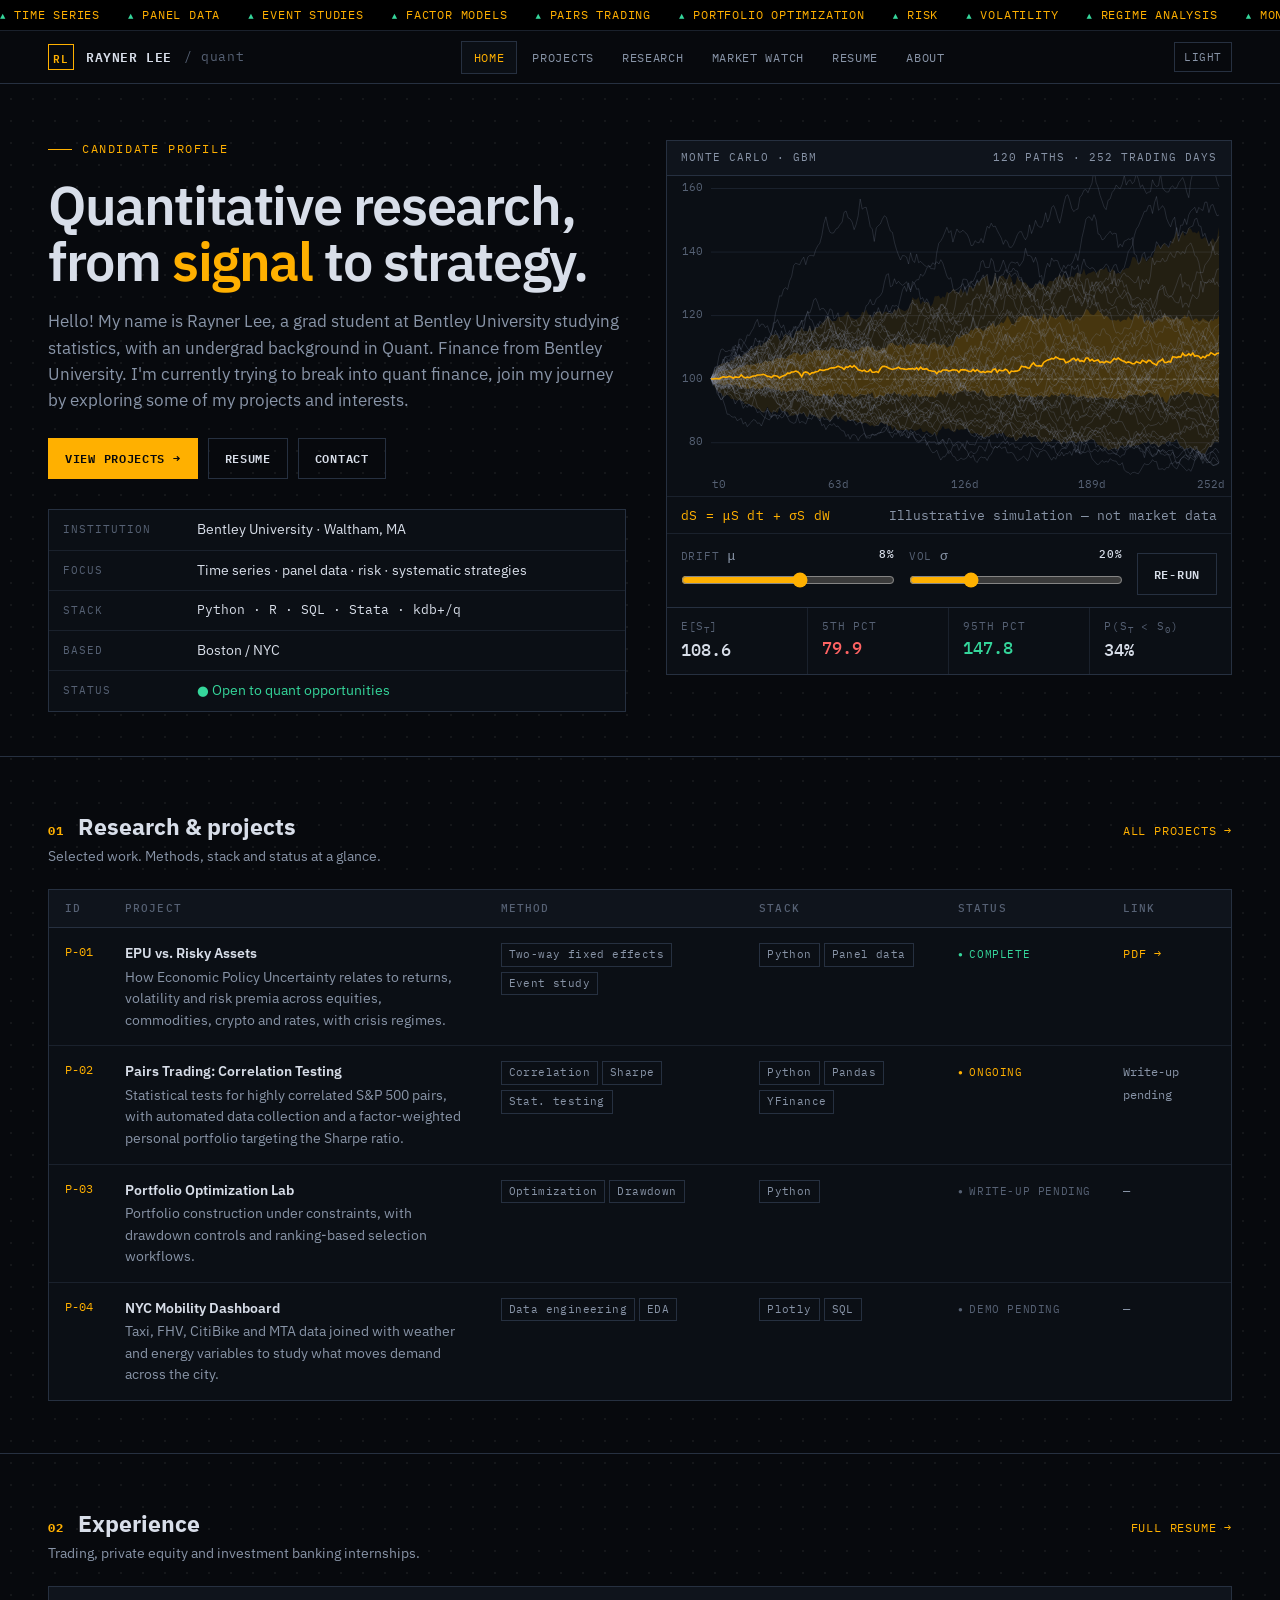
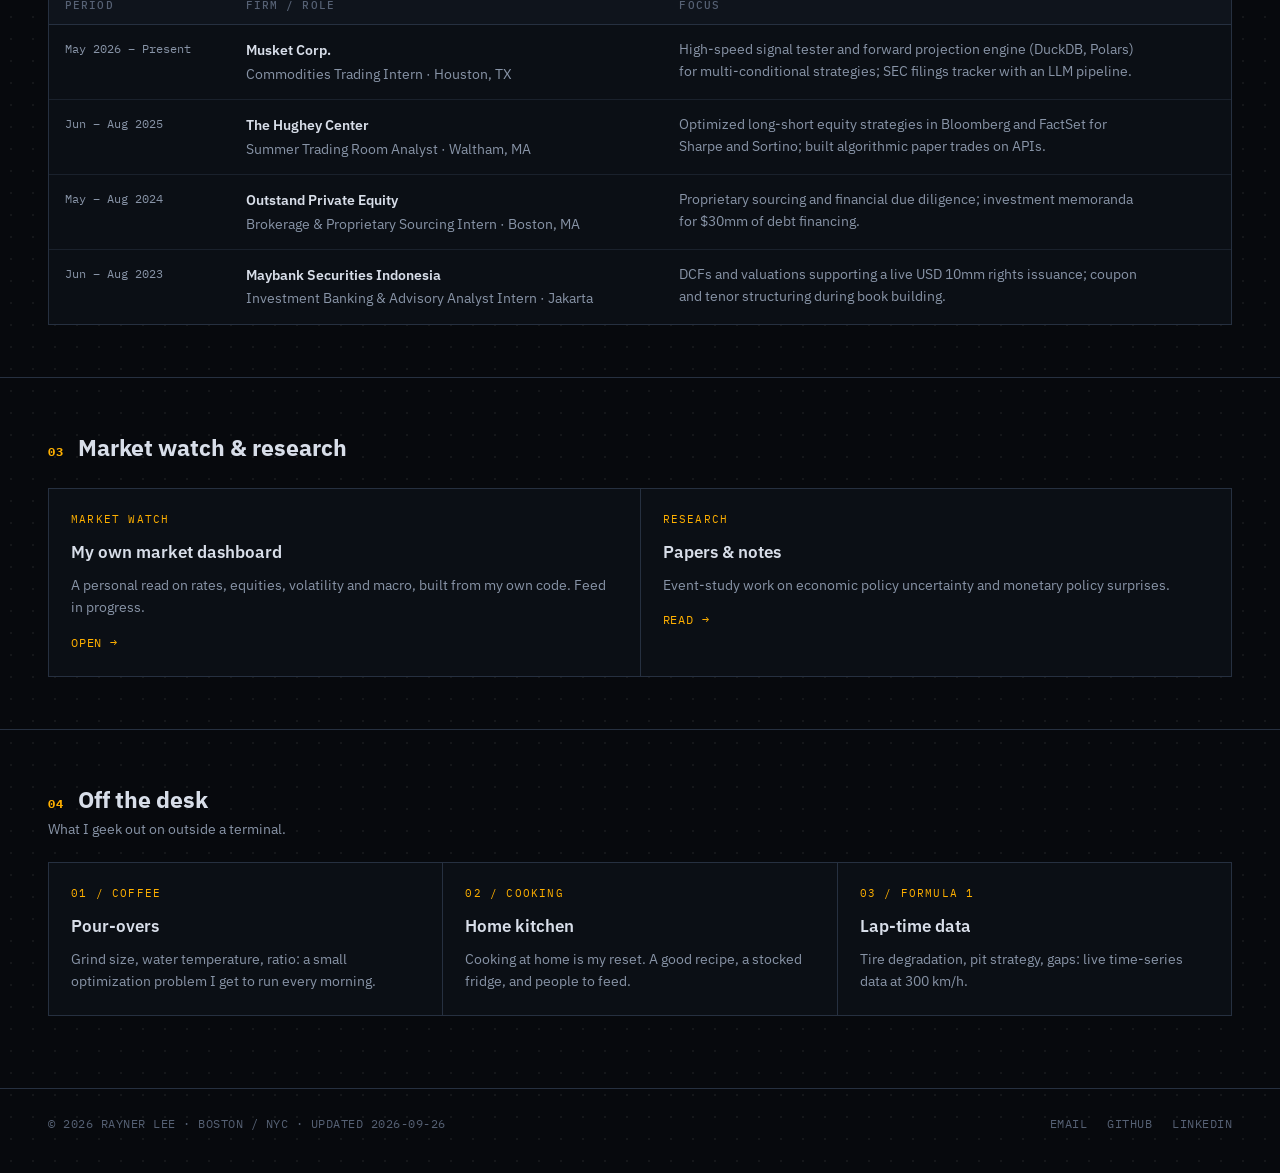
<file: index.html>
<!doctype html>
<html lang="en" data-theme="dark">
<head>
  <meta charset="utf-8" />
  <meta name="viewport" content="width=device-width, initial-scale=1" />
  <title>Rayner Lee | Quantitative Research Portfolio</title>
  <meta name="description" content="Rayner Lee: grad student at Bentley University aiming for quant finance. Projects, research, experience, and a personal market watch." />
  <meta property="og:title" content="Rayner Lee | Quantitative Research Portfolio" />
  <meta property="og:description" content="Rayner Lee: grad student at Bentley University aiming for quant finance. Projects, research, experience, and a personal market watch." />
  <meta property="og:type" content="website" />
  <meta property="og:url" content="https://www.raynerlee.com/" />
  <meta property="og:image" content="https://www.raynerlee.com/assets/img/headshot.jpg" />
  <meta name="theme-color" content="#07090d" />
  <script>try{var t=localStorage.getItem("theme");if(t)document.documentElement.dataset.theme=t}catch(e){}</script>
  <link rel="icon" href="data:image/svg+xml,%3Csvg xmlns=%27http://www.w3.org/2000/svg%27 viewBox=%270 0 32 32%27%3E%3Crect width=%2732%27 height=%2732%27 fill=%27%2307090d%27/%3E%3Crect x=%272%27 y=%272%27 width=%2728%27 height=%2728%27 fill=%27none%27 stroke=%27%23ffb000%27 stroke-width=%272%27/%3E%3Ctext x=%2716%27 y=%2721%27 font-family=%27monospace%27 font-size=%2713%27 font-weight=%27700%27 fill=%27%23ffb000%27 text-anchor=%27middle%27%3ERL%3C/text%3E%3C/svg%3E" />
  <link rel="preconnect" href="https://fonts.googleapis.com" />
  <link rel="preconnect" href="https://fonts.gstatic.com" crossorigin />
  <link href="https://fonts.googleapis.com/css2?family=IBM+Plex+Mono:wght@400;500;600&family=IBM+Plex+Sans:wght@400;500;600&display=swap" rel="stylesheet" />
  <link rel="stylesheet" href="assets/css/styles.css" />
</head>
<body>
  <header class="top">
    <div class="tape" aria-hidden="true"><div class="tape-track"><span><b>▲</b>Time series</span><span><b>▲</b>Panel data</span><span><b>▲</b>Event studies</span><span><b>▲</b>Factor models</span><span><b>▲</b>Pairs trading</span><span><b>▲</b>Portfolio optimization</span><span><b>▲</b>Risk</span><span><b>▲</b>Volatility</span><span><b>▲</b>Regime analysis</span><span><b>▲</b>Monetary policy</span><span><b>▲</b>Backtesting</span><span><b>▲</b>Monte Carlo</span><span><b>▲</b>Time series</span><span><b>▲</b>Panel data</span><span><b>▲</b>Event studies</span><span><b>▲</b>Factor models</span><span><b>▲</b>Pairs trading</span><span><b>▲</b>Portfolio optimization</span><span><b>▲</b>Risk</span><span><b>▲</b>Volatility</span><span><b>▲</b>Regime analysis</span><span><b>▲</b>Monetary policy</span><span><b>▲</b>Backtesting</span><span><b>▲</b>Monte Carlo</span></div></div>
    <div class="wrap nav-in">
      <a class="brand" href="index.html"><span class="brand-mark">RL</span>RAYNER LEE<span class="slash">/ quant</span></a>
      <nav class="nav-links" id="nav-links" aria-label="Main">
          <a href="index.html" class="active" aria-current="page">Home</a>
          <a href="projects.html">Projects</a>
          <a href="research.html">Research</a>
          <a href="market-watch.html">Market Watch</a>
          <a href="resume.html">Resume</a>
          <a href="about.html">About</a>
      </nav>
      <div class="tools">
        <button class="icon-btn" id="theme-btn" type="button" aria-label="Toggle light or dark theme">Light</button>
        <button class="icon-btn menu-btn" id="menu-btn" type="button" aria-label="Menu" aria-expanded="false">Menu</button>
      </div>
    </div>
  </header>

  <main>

    <section class="hero">
      <div class="wrap hero-grid">
        <div>
          <p class="eyebrow">Candidate profile</p>
          <h1>Quantitative research, from <em>signal</em> to strategy.</h1>
          <p class="sub">Hello! My name is Rayner Lee, a grad student at Bentley University studying statistics, with an undergrad background in Quant. Finance from Bentley University. I'm currently trying to break into quant finance, join my journey by exploring some of my projects and interests.</p>
          <div class="cta">
            <a class="btn" href="projects.html">View projects →</a>
            <a class="btn ghost" href="resume.html">Resume</a>
            <a class="btn ghost" href="mailto:raynerjlee@gmail.com">Contact</a>
          </div>
          <dl class="facts">
            <div><dt>Institution</dt><dd>Bentley University &middot; Waltham, MA</dd></div>
            <div><dt>Focus</dt><dd>Time series &middot; panel data &middot; risk &middot; systematic strategies</dd></div>
            <div><dt>Stack</dt><dd class="mono" style="font-size:13px">Python &middot; R &middot; SQL &middot; Stata &middot; kdb+/q</dd></div>
            <div><dt>Based</dt><dd>Boston / NYC</dd></div>
            <div><dt>Status</dt><dd class="up">&#9679; Open to quant opportunities</dd></div>
          </dl>
        </div>

        <div class="panel sim">
          <div class="panel-head"><span>Monte Carlo &middot; GBM</span><span>120 paths &middot; 252 trading days</span></div>
          <canvas id="sim" role="img" aria-label="Fan chart of simulated geometric Brownian motion price paths with percentile bands"></canvas>
          <div class="sim-eq"><span class="amber">dS = &mu;S dt + &sigma;S dW</span><span>Illustrative simulation &mdash; not market data</span></div>
          <div class="ctrls">
            <div class="ctrl"><label for="mu"><span>Drift <span class="g">&mu;</span></span><b id="mu-v">8&#37;</b></label><input id="mu" type="range" min="-20" max="30" step="1" value="8" /></div>
            <div class="ctrl"><label for="sg"><span>Vol <span class="g">&sigma;</span></span><b id="sg-v">20&#37;</b></label><input id="sg" type="range" min="5" max="60" step="1" value="20" /></div>
            <button class="btn ghost" id="rerun" type="button">Re-run</button>
          </div>
          <div class="readout">
            <div><span>E[S<sub>T</sub>]</span><b id="r-mean">&mdash;</b></div>
            <div><span>5th pct</span><b id="r-p5" class="down">&mdash;</b></div>
            <div><span>95th pct</span><b id="r-p95" class="up">&mdash;</b></div>
            <div><span>P(S<sub>T</sub> &lt; S<sub>0</sub>)</span><b id="r-loss">&mdash;</b></div>
          </div>
        </div>
      </div>
    </section>

    <section class="section">
      <div class="wrap">
        <div class="sec-head reveal"><div><h2 class="sec-title"><span class="n">01</span><span>Research &amp; projects</span></h2><p class="sec-note">Selected work. Methods, stack and status at a glance.</p></div><a class="link" href="projects.html">All projects →</a></div>
        <div class="tbl-wrap reveal"><table class="tbl">
          <thead><tr><th>ID</th><th>Project</th><th>Method</th><th>Stack</th><th>Status</th><th>Link</th></tr></thead>
          <tbody>
            <tr class="reveal"><td class="id">P-01</td>
              <td><span class="name">EPU vs. Risky Assets</span><span class="desc">How Economic Policy Uncertainty relates to returns, volatility and risk premia across equities, commodities, crypto and rates, with crisis regimes.</span></td>
              <td><span class="tag">Two-way fixed effects</span><span class="tag">Event study</span></td>
              <td><span class="tag">Python</span><span class="tag">Panel data</span></td>
              <td><span class="status ok">Complete</span></td>
              <td><a class="link" href="assets/EPU_Risky_Assets.pdf" target="_blank" rel="noopener">PDF →</a></td></tr>
            <tr class="reveal"><td class="id">P-02</td>
              <td><span class="name">Pairs Trading: Correlation Testing</span><span class="desc">Statistical tests for highly correlated S&amp;P 500 pairs, with automated data collection and a factor-weighted personal portfolio targeting the Sharpe ratio.</span></td>
              <td><span class="tag">Correlation</span><span class="tag">Sharpe</span><span class="tag">Stat. testing</span></td>
              <td><span class="tag">Python</span><span class="tag">Pandas</span><span class="tag">YFinance</span></td>
              <td><span class="status wip">Ongoing</span></td>
              <td><span class="m">Write-up pending</span></td></tr>
            <tr class="reveal"><td class="id">P-03</td>
              <td><span class="name">Portfolio Optimization Lab</span><span class="desc">Portfolio construction under constraints, with drawdown controls and ranking-based selection workflows.</span></td>
              <td><span class="tag">Optimization</span><span class="tag">Drawdown</span></td>
              <td><span class="tag">Python</span></td>
              <td><span class="status todo">Write-up pending</span></td>
              <td><span class="m">&mdash;</span></td></tr>
            <tr class="reveal"><td class="id">P-04</td>
              <td><span class="name">NYC Mobility Dashboard</span><span class="desc">Taxi, FHV, CitiBike and MTA data joined with weather and energy variables to study what moves demand across the city.</span></td>
              <td><span class="tag">Data engineering</span><span class="tag">EDA</span></td>
              <td><span class="tag">Plotly</span><span class="tag">SQL</span></td>
              <td><span class="status todo">Demo pending</span></td>
              <td><span class="m">&mdash;</span></td></tr>
          </tbody></table></div>
      </div>
    </section>

    <section class="section">
      <div class="wrap">
        <div class="sec-head reveal"><div><h2 class="sec-title"><span class="n">02</span><span>Experience</span></h2><p class="sec-note">Trading, private equity and investment banking internships.</p></div><a class="link" href="resume.html">Full resume →</a></div>
        <div class="tbl-wrap reveal"><table class="tbl">
          <thead><tr><th>Period</th><th>Firm / Role</th><th>Focus</th></tr></thead>
          <tbody>
            <tr class="reveal"><td class="when">May 2026 &ndash; Present</td><td><span class="name">Musket Corp.</span><span class="desc">Commodities Trading Intern &middot; Houston, TX</span></td>
              <td><span class="desc" style="margin:0">High-speed signal tester and forward projection engine (DuckDB, Polars) for multi-conditional strategies; SEC filings tracker with an LLM pipeline.</span></td></tr>
            <tr class="reveal"><td class="when">Jun &ndash; Aug 2025</td><td><span class="name">The Hughey Center</span><span class="desc">Summer Trading Room Analyst &middot; Waltham, MA</span></td>
              <td><span class="desc" style="margin:0">Optimized long-short equity strategies in Bloomberg and FactSet for Sharpe and Sortino; built algorithmic paper trades on APIs.</span></td></tr>
            <tr class="reveal"><td class="when">May &ndash; Aug 2024</td><td><span class="name">Outstand Private Equity</span><span class="desc">Brokerage &amp; Proprietary Sourcing Intern &middot; Boston, MA</span></td>
              <td><span class="desc" style="margin:0">Proprietary sourcing and financial due diligence; investment memoranda for $30mm of debt financing.</span></td></tr>
            <tr class="reveal"><td class="when">Jun &ndash; Aug 2023</td><td><span class="name">Maybank Securities Indonesia</span><span class="desc">Investment Banking &amp; Advisory Analyst Intern &middot; Jakarta</span></td>
              <td><span class="desc" style="margin:0">DCFs and valuations supporting a live USD 10mm rights issuance; coupon and tenor structuring during book building.</span></td></tr>
          </tbody></table></div>
      </div>
    </section>

    <section class="section">
      <div class="wrap">
        <div class="sec-head reveal"><div><h2 class="sec-title"><span class="n">03</span><span>Market watch &amp; research</span></h2></div></div>
        <div class="grid two reveal">
          <a class="cell" href="market-watch.html"><span class="k">Market watch</span><h3>My own market dashboard</h3><p>A personal read on rates, equities, volatility and macro, built from my own code. Feed in progress.</p><span class="link">Open →</span></a>
          <a class="cell" href="research.html"><span class="k">Research</span><h3>Papers &amp; notes</h3><p>Event-study work on economic policy uncertainty and monetary policy surprises.</p><span class="link">Read →</span></a>
        </div>
      </div>
    </section>

    <section class="section">
      <div class="wrap">
        <div class="sec-head reveal"><div><h2 class="sec-title"><span class="n">04</span><span>Off the desk</span></h2><p class="sec-note">What I geek out on outside a terminal.</p></div></div>
        <div class="grid reveal">
          <div class="cell"><span class="k">01 / Coffee</span><h3>Pour-overs</h3><p>Grind size, water temperature, ratio: a small optimization problem I get to run every morning.</p></div>
          <div class="cell"><span class="k">02 / Cooking</span><h3>Home kitchen</h3><p>Cooking at home is my reset. A good recipe, a stocked fridge, and people to feed.</p></div>
          <div class="cell"><span class="k">03 / Formula 1</span><h3>Lap-time data</h3><p>Tire degradation, pit strategy, gaps: live time-series data at 300 km/h.</p></div>
        </div>
      </div>
    </section>
  </main>

  <footer class="footer">
    <div class="wrap">
      <span>© <span id="y">2026</span> RAYNER LEE · BOSTON / NYC · UPDATED 2026-09-26</span>
      <span class="footer-links">
        <a href="mailto:raynerjlee@gmail.com">Email</a>
        <a href="https://github.com/rjlee01" target="_blank" rel="noopener">GitHub</a>
        <a href="https://linkedin.com/in/raynerjlee" target="_blank" rel="noopener">LinkedIn</a>
      </span>
    </div>
  </footer>

  <script src="assets/js/site.js"></script>
  <script src="assets/js/sim.js"></script>
</body>
</html>
</file>
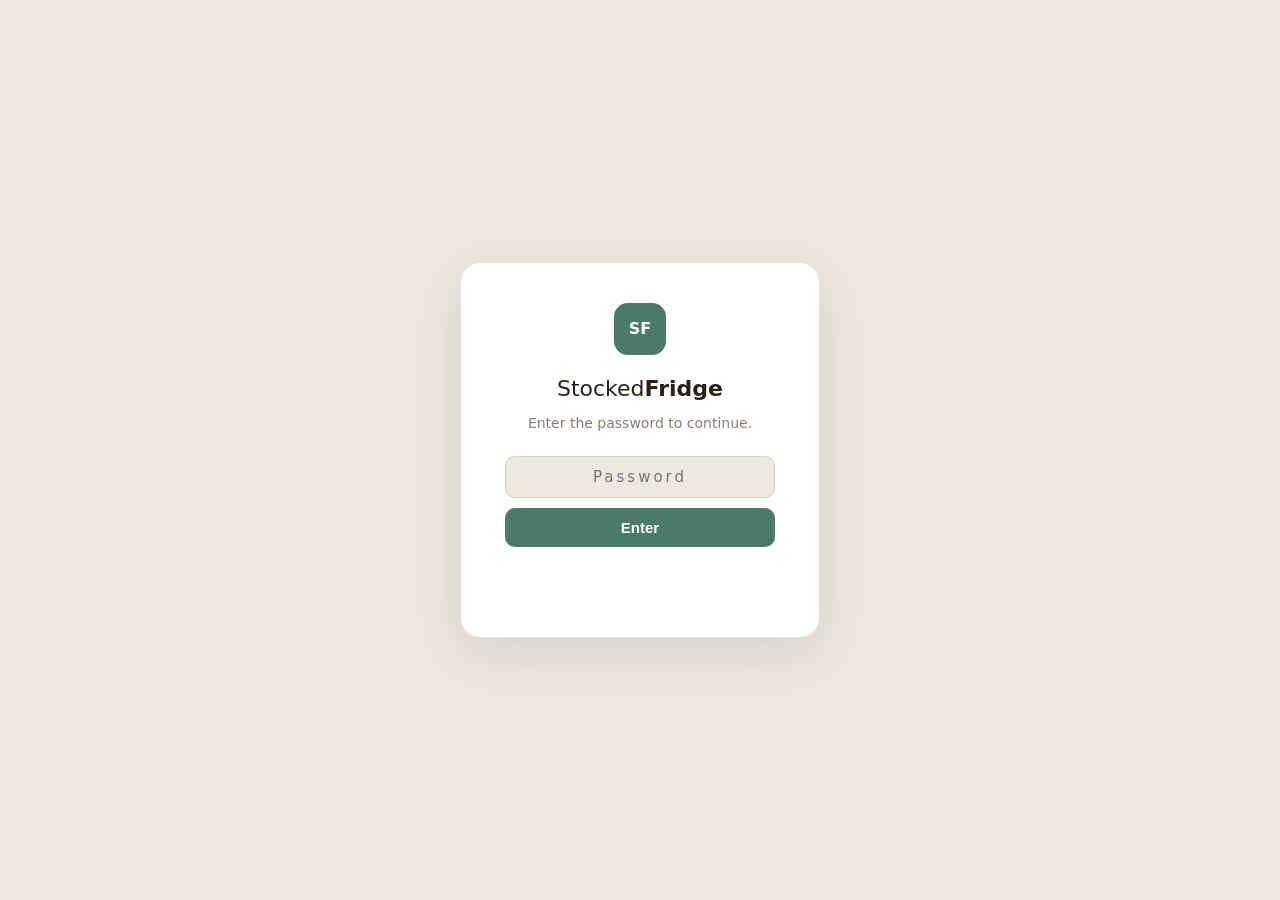
<file: pantry/index.html>
<!doctype html>
<html lang="en">
<head>
  <meta charset="utf-8">
  <meta name="viewport" content="width=device-width, initial-scale=1">
  <title>Stocked Fridge</title>
  <link rel="stylesheet" href="assets/css/styles.css">
</head>
<body>

  <!-- ── PASSWORD GATE ── -->
  <div id="gate">
    <div class="gate-card">
      <div class="gate-logo">SF</div>
      <h2>Stocked<strong>Fridge</strong></h2>
      <p>Enter the password to continue.</p>
      <input type="password" id="gate-input" class="gate-input" placeholder="Password"
        autocomplete="current-password" onkeydown="if(event.key==='Enter') checkPassword()">
      <button class="gate-btn" onclick="checkPassword()">Enter</button>
      <p class="gate-error" id="gate-error"></p>
    </div>
  </div>

  <!-- ── APP ── -->
  <div id="app" style="display:none">

    <!-- Top bar -->
    <header class="topbar">
      <span class="brand">Stocked<strong>Fridge</strong></span>
      <nav class="tab-nav">
        <button class="tab-btn active" data-tab="dashboard">Home</button>
        <button class="tab-btn" data-tab="pantry">Pantry</button>
        <button class="tab-btn" data-tab="recipes">Recipes</button>
        <button class="tab-btn" data-tab="bakinglog">Baking Log</button>
      </nav>
      <button class="settings-btn" onclick="toggleSettings()" title="Settings">
        <svg width="18" height="18" viewBox="0 0 24 24" fill="none" stroke="currentColor" stroke-width="2" stroke-linecap="round" stroke-linejoin="round">
          <line x1="4" y1="6" x2="20" y2="6"/><line x1="8" y1="12" x2="20" y2="12"/><line x1="12" y1="18" x2="20" y2="18"/>
        </svg>
      </button>
    </header>

    <!-- ── DASHBOARD ── -->
    <section class="tab-section active" id="tab-dashboard">
      <!-- Kitchen illustration -->
      <div class="kitchen-wrap">
        <svg class="kitchen-svg" viewBox="0 0 1000 310" xmlns="http://www.w3.org/2000/svg" preserveAspectRatio="xMidYMid meet">
          <!-- Background wall -->
          <rect width="1000" height="310" fill="#ede9e0"/>

          <!-- Counter base -->
          <rect x="72" y="248" width="880" height="52" rx="6" fill="#9b7340"/>
          <!-- Counter top surface -->
          <rect x="72" y="240" width="880" height="13" rx="3" fill="#b5924f"/>

          <!-- ── STOVE ── -->
          <!-- Range hood -->
          <rect x="82" y="52" width="208" height="26" rx="4" fill="#5a9080"/>
          <rect x="86" y="55" width="200" height="20" rx="3" fill="#6aaa96"/>
          <!-- Hood trim -->
          <rect x="82" y="74" width="208" height="6" fill="#4a8070"/>
          <!-- Stove body -->
          <rect x="90" y="80" width="195" height="162" rx="6" fill="#7aaa96"/>
          <!-- Burner panel bg -->
          <rect x="100" y="92" width="175" height="110" rx="5" fill="#6a9a88"/>
          <!-- Burner 1 TL -->
          <circle cx="148" cy="132" r="26" fill="#3d6e5c"/><circle cx="148" cy="132" r="17" fill="#2c5244"/>
          <!-- Burner 2 TR -->
          <circle cx="238" cy="132" r="26" fill="#3d6e5c"/><circle cx="238" cy="132" r="17" fill="#2c5244"/>
          <!-- Burner 3 BL -->
          <circle cx="148" cy="180" r="26" fill="#3d6e5c"/><circle cx="148" cy="180" r="17" fill="#2c5244"/>
          <!-- Burner 4 BR -->
          <circle cx="238" cy="180" r="26" fill="#3d6e5c"/><circle cx="238" cy="180" r="17" fill="#2c5244"/>
          <!-- Knob dots -->
          <circle cx="126" cy="214" r="5" fill="#d88060"/><circle cx="148" cy="216" r="5" fill="#d88060"/>
          <circle cx="192" cy="216" r="5" fill="#d88060"/><circle cx="232" cy="214" r="5" fill="#d88060"/>
          <!-- Oven door -->
          <rect x="100" y="220" width="175" height="22" rx="4" fill="#3d6e5c"/>
          <!-- Oven window -->
          <rect x="110" y="224" width="155" height="13" rx="3" fill="#1a3028" opacity="0.65"/>

          <!-- ── WINDOW ── -->
          <!-- Left curtain -->
          <rect x="302" y="38" width="58" height="204" rx="16" fill="#e89a82"/>
          <!-- Right curtain -->
          <rect x="580" y="38" width="58" height="204" rx="16" fill="#e89a82"/>
          <!-- Window frame -->
          <rect x="348" y="62" width="244" height="180" rx="5" fill="#d8d0be"/>
          <!-- Sky glass -->
          <rect x="356" y="70" width="228" height="164" rx="3" fill="#c4dce8"/>
          <!-- Window dividers -->
          <rect x="468" y="70" width="4" height="164" fill="#d8d0be"/>
          <rect x="356" y="152" width="228" height="4" fill="#d8d0be"/>
          <!-- Windowsill -->
          <rect x="316" y="240" width="308" height="11" rx="2" fill="#ccc4b0"/>

          <!-- Small plant left -->
          <rect x="330" y="214" width="22" height="28" rx="5" fill="#c08858"/>
          <ellipse cx="341" cy="207" rx="17" ry="14" fill="#4f9060"/>
          <ellipse cx="341" cy="202" rx="10" ry="8" fill="#3d7848"/>

          <!-- Fruit / tomatoes -->
          <ellipse cx="470" cy="244" rx="35" ry="9" fill="#e0d8c8"/>
          <circle cx="456" cy="232" r="12" fill="#e06848"/>
          <circle cx="470" cy="228" r="12" fill="#d85e40"/>
          <circle cx="484" cy="232" r="12" fill="#e06848"/>

          <!-- Mug -->
          <rect x="508" y="220" width="28" height="24" rx="5" fill="#f4f0e8"/>
          <rect x="510" y="222" width="24" height="20" rx="3" fill="#eee8de"/>
          <path d="M536 226 Q550 226 550 234 Q550 242 536 242" stroke="#d0c8b8" stroke-width="3" fill="none" stroke-linecap="round"/>

          <!-- Small plant right -->
          <rect x="582" y="214" width="22" height="28" rx="5" fill="#c08858"/>
          <ellipse cx="593" cy="207" rx="17" ry="14" fill="#4f9060"/>
          <ellipse cx="593" cy="202" rx="10" ry="8" fill="#3d7848"/>

          <!-- ── PANTRY CABINET ── -->
          <rect x="650" y="80" width="158" height="162" rx="5" fill="#a07848"/>
          <rect x="657" y="87" width="144" height="148" rx="3" fill="#906838"/>
          <!-- Left door -->
          <rect x="659" y="89" width="64" height="144" rx="4" fill="#b09050"/>
          <rect x="666" y="96" width="50" height="58" rx="3" fill="#a07848" opacity="0.35"/>
          <rect x="666" y="162" width="50" height="62" rx="3" fill="#a07848" opacity="0.35"/>
          <!-- Right door -->
          <rect x="729" y="89" width="64" height="144" rx="4" fill="#b09050"/>
          <rect x="736" y="96" width="50" height="58" rx="3" fill="#a07848" opacity="0.35"/>
          <rect x="736" y="162" width="50" height="62" rx="3" fill="#a07848" opacity="0.35"/>
          <!-- Handles -->
          <rect x="717" y="152" width="5" height="26" rx="2.5" fill="#806028"/>
          <rect x="730" y="152" width="5" height="26" rx="2.5" fill="#806028"/>

          <!-- ── FRIDGE ── -->
          <rect x="820" y="38" width="158" height="208" rx="9" fill="#f0ece6"/>
          <rect x="820" y="38" width="158" height="208" rx="9" fill="none" stroke="#ddd8d0" stroke-width="2"/>
          <!-- Handle -->
          <rect x="826" y="88" width="7" height="56" rx="3.5" fill="#ccc4ba"/>
          <!-- Freezer section -->
          <rect x="830" y="47" width="140" height="72" rx="5" fill="#d8eaf4"/>
          <!-- Snowflake -->
          <text x="900" y="97" text-anchor="middle" font-size="34" fill="#7ab4d4" font-family="Georgia,serif">✱</text>
          <!-- Divider -->
          <rect x="830" y="121" width="140" height="2" fill="#d4d0c8"/>
          <!-- COOL section -->
          <rect x="830" y="125" width="140" height="52" rx="0" fill="#f5f0ea"/>
          <text x="900" y="158" text-anchor="middle" font-size="11" font-family="ui-sans-serif,sans-serif" fill="#a89880" letter-spacing="4" font-weight="600">COOL</text>
          <!-- Divider -->
          <rect x="830" y="179" width="140" height="2" fill="#d4d0c8"/>
          <!-- Bottom shelf/crisper -->
          <rect x="837" y="187" width="126" height="42" rx="5" fill="#e4dfd4"/>
          <rect x="840" y="220" width="120" height="3" rx="1" fill="#cec9bf"/>

          <!-- ── Clickable zones (on top of illustration) ── -->
          <!-- Freezer zone -->
          <g class="kitchen-zone" id="zone-freezer" onclick="openCompartment('freezer')">
            <rect class="zone-bg zone-bg-freezer" x="820" y="38" width="158" height="87" rx="9 9 0 0" fill="rgba(180,220,240,0)"/>
            <rect x="820" y="38" width="158" height="87" fill="transparent" rx="9 9 0 0"/>
            <text x="899" y="28" text-anchor="middle" font-size="10" font-family="ui-sans-serif,sans-serif" fill="rgba(74,160,200,0)" class="zone-label" id="label-freezer">tap to open</text>
          </g>
          <!-- Fridge (cool) zone -->
          <g class="kitchen-zone" id="zone-fridge" onclick="openCompartment('fridge')">
            <rect class="zone-bg zone-bg-fridge" x="820" y="125" width="158" height="121" rx="0 0 9 9" fill="rgba(122,180,150,0)"/>
            <rect x="820" y="125" width="158" height="121" fill="transparent" rx="0 0 9 9"/>
            <text x="899" y="116" text-anchor="middle" font-size="10" font-family="ui-sans-serif,sans-serif" fill="rgba(74,130,100,0)" class="zone-label" id="label-fridge">tap to open</text>
          </g>
          <!-- Pantry cabinet zone -->
          <g class="kitchen-zone" id="zone-pantry" onclick="openCompartment('pantry')">
            <rect class="zone-bg zone-bg-pantry" x="650" y="80" width="158" height="162" rx="5" fill="rgba(160,120,72,0)"/>
            <rect x="650" y="80" width="158" height="162" rx="5" fill="transparent"/>
            <text x="729" y="72" text-anchor="middle" font-size="10" font-family="ui-sans-serif,sans-serif" fill="rgba(130,90,40,0)" class="zone-label" id="label-pantry">tap to open</text>
          </g>
        </svg>
      </div>

      <!-- Compartment panel (appears on zone click) -->
      <div id="compartment-panel" class="compartment-panel" style="display:none">
        <div class="comp-header">
          <div class="comp-title-row">
            <span id="comp-icon" class="comp-icon"></span>
            <h3 id="comp-title"></h3>
            <span id="comp-count" class="comp-count muted"></span>
          </div>
          <div class="comp-header-actions">
            <button class="btn btn-sm" id="comp-add-btn" onclick="openAddItemToComp()">+ Add Item</button>
            <button class="close-btn" onclick="closeCompartment()">×</button>
          </div>
        </div>
        <div id="comp-items" class="comp-items"></div>
      </div>

      <!-- Hero info card -->
      <div class="hero-card-wrap">
        <div class="hero-card">
          <div id="hero-recipe">
            <p class="hero-label">Add items to your pantry to see what you can make</p>
            <h2 class="hero-name">—</h2>
          </div>
          <p id="hero-count" class="hero-count"></p>
          <div class="hero-divider"></div>
          <div class="hero-stats">
            <div class="hero-stat">
              <span class="hero-stat-val" id="stat-fridge">0</span>
              <span class="hero-stat-label">in the fridge</span>
            </div>
            <div class="hero-stat">
              <span class="hero-stat-val" id="stat-freezer">0</span>
              <span class="hero-stat-label">in the freezer</span>
            </div>
            <div class="hero-stat">
              <span class="hero-stat-val" id="stat-pantry-ct">0</span>
              <span class="hero-stat-label">in the pantry</span>
            </div>
            <div class="hero-stat">
              <span class="hero-stat-val" id="stat-recipes">0</span>
              <span class="hero-stat-label">recipes</span>
            </div>
          </div>
        </div>

        <!-- Expiring alert (shown only when items expiring) -->
        <div id="dash-expiring-container" style="display:none">
          <p class="section-label">Use these soon</p>
          <div id="dash-expiring" class="item-list"></div>
        </div>
      </div>
    </section>

    <!-- ── PANTRY ── -->
    <section class="tab-section" id="tab-pantry">
      <div class="content-wrap">
        <div class="content-head">
          <div>
            <h2>Pantry</h2>
            <p class="muted">Track everything in your kitchen.</p>
          </div>
          <button class="btn" onclick="openAddItem()">+ Add Item</button>
        </div>
        <div class="filter-bar">
          <input type="text" class="search-input" id="pantry-search" placeholder="Search ingredients…" oninput="renderPantry()">
        </div>
        <div id="category-filters" class="pill-row" style="margin-bottom:20px"></div>
        <div id="pantry-grid" class="pantry-grid"></div>
      </div>
    </section>

    <!-- ── RECIPES ── -->
    <section class="tab-section" id="tab-recipes">
      <div class="content-wrap">
        <div class="content-head">
          <div>
            <h2>Recipes</h2>
            <p class="muted">What you can cook with what you have.</p>
          </div>
        </div>
        <div class="filter-bar" style="margin-bottom:12px">
          <input type="text" class="search-input" id="recipe-search" placeholder="Search recipes or ingredients…" oninput="renderRecipes()">
        </div>
        <div class="pill-row" style="margin-bottom:20px">
          <button class="pill-btn active" data-filter="all" onclick="setRecipeFilter('all')">All</button>
          <button class="pill-btn" data-filter="can-make" onclick="setRecipeFilter('can-make')">Can Make Now</button>
          <button class="pill-btn" data-filter="almost" onclick="setRecipeFilter('almost')">Almost There</button>
          <button class="pill-btn" data-filter="baking" onclick="setRecipeFilter('baking')">Baking</button>
          <button class="pill-btn" data-filter="cooking" onclick="setRecipeFilter('cooking')">Cooking</button>
        </div>
        <div id="recipe-grid" class="recipe-grid"></div>
        <div class="ai-card" id="ai-recipe-gen" style="display:none">
          <div class="ai-card-head">
            <span class="ai-badge">AI</span>
            <h3>Generate a Custom Recipe</h3>
          </div>
          <p class="muted" style="margin-bottom:8px">Tell Claude what you're craving and it'll craft a recipe from your pantry.</p>
          <textarea id="ai-recipe-prompt" class="ai-input" placeholder="e.g. I want something sweet with the bananas and chocolate chips I have…"></textarea>
          <button class="btn" onclick="generateAIRecipe()">Generate Recipe</button>
          <div id="ai-recipe-result" class="ai-result" style="display:none"></div>
        </div>
      </div>
    </section>

    <!-- ── BAKING LOG ── -->
    <section class="tab-section" id="tab-bakinglog">
      <div class="content-wrap">
        <div class="content-head">
          <div>
            <h2>Baking Log</h2>
            <p class="muted">Track sessions and learn from your bakes.</p>
          </div>
          <button class="btn" onclick="openAddBake()">+ Log a Bake</button>
        </div>
        <div id="bake-log-list" class="bake-log-list"></div>
        <div class="ai-card" id="ai-bake-analysis" style="display:none">
          <div class="ai-card-head">
            <span class="ai-badge">AI</span>
            <h3>Baking Analysis</h3>
          </div>
          <p class="muted" style="margin-bottom:14px">Claude will analyze your baking history and give you personalized tips.</p>
          <button class="btn" onclick="analyzeBaking()">Analyze My Baking</button>
          <div id="ai-analysis-result" class="ai-result" style="display:none"></div>
        </div>
      </div>
    </section>

    <!-- ── SETTINGS PANEL (slide-in) ── -->
    <div id="settings-overlay" class="settings-overlay" onclick="toggleSettings()"></div>
    <div id="settings-panel" class="settings-panel">
      <div class="settings-head">
        <h3>Settings</h3>
        <button class="close-btn" onclick="toggleSettings()">×</button>
      </div>
      <div class="settings-body">
        <div class="card">
          <h4>🤖 Claude AI Integration</h4>
          <p class="muted" style="margin-bottom:12px">Add your Anthropic API key to unlock AI recipe generation and baking analysis. Stored only in your browser.</p>
          <div class="form-group">
            <label>Anthropic API Key</label>
            <input type="password" id="api-key-input" class="form-input" placeholder="sk-ant-…">
            <p class="hint">Never shared — stays in your browser only.</p>
          </div>
          <div style="display:flex;align-items:center;gap:10px">
            <button class="btn" onclick="saveApiKey()">Save Key</button>
            <span class="key-status" id="key-status"></span>
          </div>
        </div>

        <div class="card">
          <h4>🔄 Ingredient Substitutes</h4>
          <p class="muted" style="margin-bottom:10px">Running low on something? Find tested swaps instantly.</p>
          <div class="form-group">
            <input type="text" id="sub-search" class="form-input" placeholder="e.g. butter, eggs, flour…" oninput="renderSubstitutes()">
          </div>
          <div id="sub-results"></div>
        </div>

        <div class="card danger-card">
          <h4>🗑️ Clear All Data</h4>
          <p class="muted" style="margin-bottom:12px">Permanently removes all pantry items and baking log entries.</p>
          <button class="btn btn-danger" onclick="confirmClearData()">Clear All Data</button>
        </div>
      </div>
    </div>

    <!-- OVERLAY (for modals) -->
    <div class="overlay" id="overlay" onclick="closeModal()"></div>

    <!-- MODAL: Add/Edit Item -->
    <div class="modal" id="modal-item">
      <div class="modal-head">
        <h3 id="modal-item-title">Add Item</h3>
        <button class="close-btn" onclick="closeModal()">×</button>
      </div>
      <form id="item-form" onsubmit="saveItem(event)">
        <div class="form-group">
          <label>Item Name *</label>
          <input type="text" id="item-name" class="form-input" required placeholder="e.g. All-purpose flour">
        </div>
        <div class="form-row">
          <div class="form-group">
            <label>Quantity</label>
            <input type="number" id="item-qty" class="form-input" placeholder="2" step="0.1" min="0">
          </div>
          <div class="form-group">
            <label>Unit</label>
            <input type="text" id="item-unit" class="form-input" placeholder="cups, lbs, oz…">
          </div>
        </div>
        <div class="form-group">
          <label>Category</label>
          <select id="item-category" class="form-input">
            <option value="baking">🌾 Baking</option>
            <option value="produce">🥬 Produce</option>
            <option value="dairy">🥛 Dairy</option>
            <option value="proteins">🥩 Proteins</option>
            <option value="pantry">🥫 Pantry</option>
            <option value="spices">🫙 Spices</option>
            <option value="frozen">🧊 Frozen</option>
            <option value="beverages">🥤 Beverages</option>
            <option value="other">📦 Other</option>
          </select>
        </div>
        <div class="form-group">
          <label>Expiry Date</label>
          <input type="date" id="item-expiry" class="form-input">
        </div>
        <div class="form-group">
          <label>Notes</label>
          <input type="text" id="item-notes" class="form-input" placeholder="e.g. opened, store in fridge…">
        </div>
        <input type="hidden" id="item-id">
        <div class="form-actions">
          <button type="button" class="btn ghost" onclick="closeModal()">Cancel</button>
          <button type="submit" class="btn">Save Item</button>
        </div>
      </form>
    </div>

    <!-- MODAL: Recipe detail -->
    <div class="modal modal-wide" id="modal-recipe">
      <div class="modal-head">
        <h3 id="recipe-modal-name"></h3>
        <button class="close-btn" onclick="closeModal()">×</button>
      </div>
      <div id="recipe-modal-content"></div>
    </div>

    <!-- MODAL: Log a Bake -->
    <div class="modal" id="modal-bake">
      <div class="modal-head">
        <h3 id="modal-bake-title">Log a Bake</h3>
        <button class="close-btn" onclick="closeModal()">×</button>
      </div>
      <form id="bake-form" onsubmit="saveBake(event)">
        <div class="form-group">
          <label>What did you bake/cook? *</label>
          <input type="text" id="bake-name" class="form-input" required placeholder="e.g. Sourdough bread, Chocolate chip cookies…">
        </div>
        <div class="form-row">
          <div class="form-group">
            <label>Date</label>
            <input type="date" id="bake-date" class="form-input">
          </div>
          <div class="form-group">
            <label>Rating</label>
            <select id="bake-rating" class="form-input">
              <option value="5">⭐⭐⭐⭐⭐ Amazing!</option>
              <option value="4" selected>⭐⭐⭐⭐ Really good</option>
              <option value="3">⭐⭐⭐ Pretty good</option>
              <option value="2">⭐⭐ Needs work</option>
              <option value="1">⭐ Didn't work out</option>
            </select>
          </div>
        </div>
        <div class="form-group">
          <label>Notes</label>
          <textarea id="bake-notes" class="form-input" rows="3" placeholder="What worked, what didn't, what to try next time…"></textarea>
        </div>
        <div class="form-group">
          <label>Ingredients used (comma-separated)</label>
          <input type="text" id="bake-ingredients" class="form-input" placeholder="flour, butter, eggs, sugar…">
        </div>
        <div class="form-group">
          <label>Tags</label>
          <input type="text" id="bake-tags" class="form-input" placeholder="bread, sweet, gluten-free…">
        </div>
        <input type="hidden" id="bake-id">
        <div class="form-actions">
          <button type="button" class="btn ghost" onclick="closeModal()">Cancel</button>
          <button type="submit" class="btn">Save Bake</button>
        </div>
      </form>
    </div>

  </div><!-- #app -->

  <script>
    const PASS_HASH = "c244bfeada914d36e625b7f2e1862037ce6e54f114b499b2057ea27f9d33c697";
    async function hashStr(s) {
      const buf = await crypto.subtle.digest("SHA-256", new TextEncoder().encode(s));
      return Array.from(new Uint8Array(buf)).map(b=>b.toString(16).padStart(2,"0")).join("");
    }
    async function checkPassword() {
      const h = await hashStr(document.getElementById("gate-input").value);
      if (h === PASS_HASH) {
        sessionStorage.setItem("sf_auth","1");
        document.getElementById("gate").style.display = "none";
        document.getElementById("app").style.display  = "block";
      } else {
        const err = document.getElementById("gate-error");
        err.textContent = "Incorrect password.";
        document.getElementById("gate-input").value = "";
        document.getElementById("gate-input").focus();
        setTimeout(()=> err.textContent = "", 3000);
      }
    }
    if (sessionStorage.getItem("sf_auth")==="1") {
      document.getElementById("gate").style.display = "none";
      document.getElementById("app").style.display  = "block";
    }
  </script>
  <script src="assets/js/data.js"></script>
  <script src="assets/js/ai.js"></script>
  <script src="assets/js/app.js"></script>
</body>
</html>
</file>
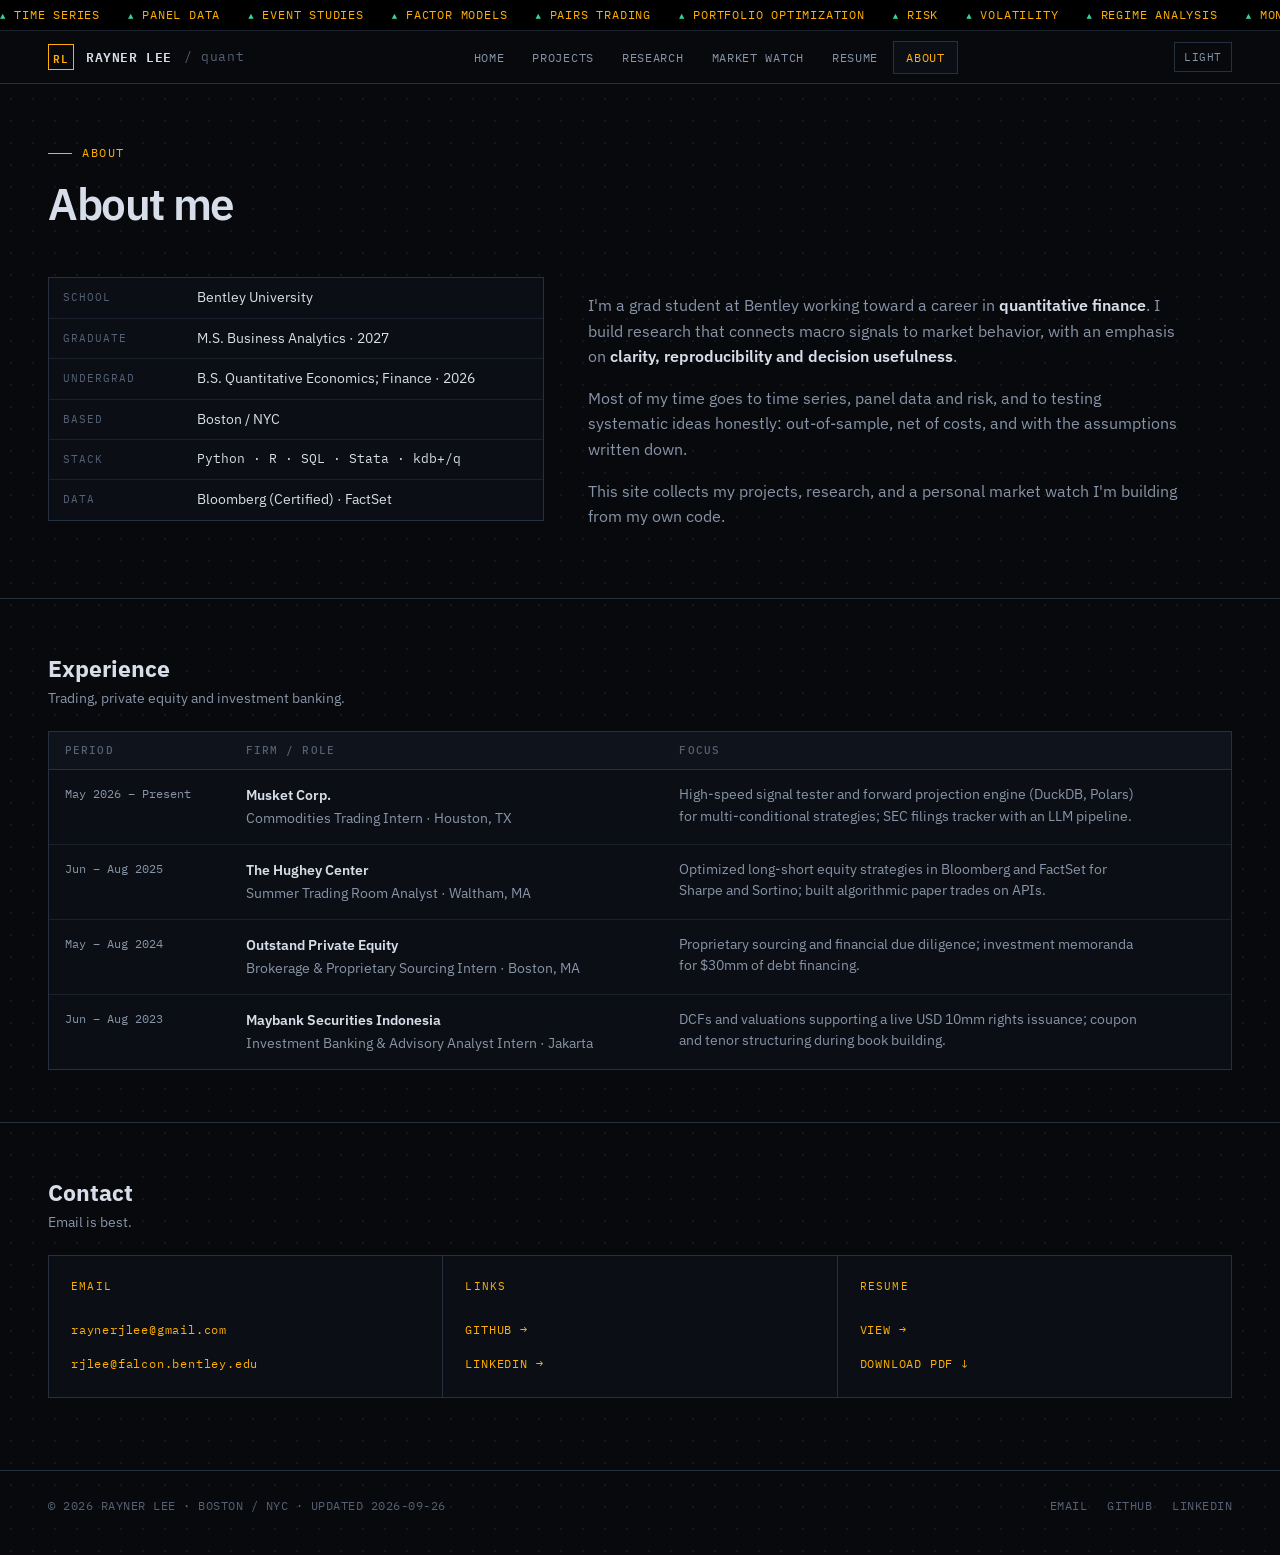
<file: about.html>
<!doctype html>
<html lang="en" data-theme="dark">
<head>
  <meta charset="utf-8" />
  <meta name="viewport" content="width=device-width, initial-scale=1" />
  <title>About | Rayner Lee</title>
  <meta name="description" content="About Rayner Lee: background, experience, research interests and contact." />
  <meta property="og:title" content="About | Rayner Lee" />
  <meta property="og:description" content="About Rayner Lee: background, experience, research interests and contact." />
  <meta property="og:type" content="website" />
  <meta property="og:url" content="https://www.raynerlee.com/about.html" />
  <meta property="og:image" content="https://www.raynerlee.com/assets/img/headshot.jpg" />
  <meta name="theme-color" content="#07090d" />
  <script>try{var t=localStorage.getItem("theme");if(t)document.documentElement.dataset.theme=t}catch(e){}</script>
  <link rel="icon" href="data:image/svg+xml,%3Csvg xmlns=%27http://www.w3.org/2000/svg%27 viewBox=%270 0 32 32%27%3E%3Crect width=%2732%27 height=%2732%27 fill=%27%2307090d%27/%3E%3Crect x=%272%27 y=%272%27 width=%2728%27 height=%2728%27 fill=%27none%27 stroke=%27%23ffb000%27 stroke-width=%272%27/%3E%3Ctext x=%2716%27 y=%2721%27 font-family=%27monospace%27 font-size=%2713%27 font-weight=%27700%27 fill=%27%23ffb000%27 text-anchor=%27middle%27%3ERL%3C/text%3E%3C/svg%3E" />
  <link rel="preconnect" href="https://fonts.googleapis.com" />
  <link rel="preconnect" href="https://fonts.gstatic.com" crossorigin />
  <link href="https://fonts.googleapis.com/css2?family=IBM+Plex+Mono:wght@400;500;600&family=IBM+Plex+Sans:wght@400;500;600&display=swap" rel="stylesheet" />
  <link rel="stylesheet" href="assets/css/styles.css" />
</head>
<body>
  <header class="top">
    <div class="tape" aria-hidden="true"><div class="tape-track"><span><b>▲</b>Time series</span><span><b>▲</b>Panel data</span><span><b>▲</b>Event studies</span><span><b>▲</b>Factor models</span><span><b>▲</b>Pairs trading</span><span><b>▲</b>Portfolio optimization</span><span><b>▲</b>Risk</span><span><b>▲</b>Volatility</span><span><b>▲</b>Regime analysis</span><span><b>▲</b>Monetary policy</span><span><b>▲</b>Backtesting</span><span><b>▲</b>Monte Carlo</span><span><b>▲</b>Time series</span><span><b>▲</b>Panel data</span><span><b>▲</b>Event studies</span><span><b>▲</b>Factor models</span><span><b>▲</b>Pairs trading</span><span><b>▲</b>Portfolio optimization</span><span><b>▲</b>Risk</span><span><b>▲</b>Volatility</span><span><b>▲</b>Regime analysis</span><span><b>▲</b>Monetary policy</span><span><b>▲</b>Backtesting</span><span><b>▲</b>Monte Carlo</span></div></div>
    <div class="wrap nav-in">
      <a class="brand" href="index.html"><span class="brand-mark">RL</span>RAYNER LEE<span class="slash">/ quant</span></a>
      <nav class="nav-links" id="nav-links" aria-label="Main">
          <a href="index.html">Home</a>
          <a href="projects.html">Projects</a>
          <a href="research.html">Research</a>
          <a href="market-watch.html">Market Watch</a>
          <a href="resume.html">Resume</a>
          <a href="about.html" class="active" aria-current="page">About</a>
      </nav>
      <div class="tools">
        <button class="icon-btn" id="theme-btn" type="button" aria-label="Toggle light or dark theme">Light</button>
        <button class="icon-btn menu-btn" id="menu-btn" type="button" aria-label="Menu" aria-expanded="false">Menu</button>
      </div>
    </div>
  </header>

  <main>

    <section class="page-head"><div class="wrap">
      <p class="eyebrow">About</p>
      <h1>About me</h1>
    </div></section>
    <section class="section" style="border-top:0;padding-top:0"><div class="wrap two-col">
      <dl class="facts reveal">
        <div><dt>School</dt><dd>Bentley University</dd></div>
        <div><dt>Graduate</dt><dd>M.S. Business Analytics &middot; 2027</dd></div>
        <div><dt>Undergrad</dt><dd>B.S. Quantitative Economics; Finance &middot; 2026</dd></div>
        <div><dt>Based</dt><dd>Boston / NYC</dd></div>
        <div><dt>Stack</dt><dd class="mono" style="font-size:13px">Python &middot; R &middot; SQL &middot; Stata &middot; kdb+/q</dd></div>
        <div><dt>Data</dt><dd>Bloomberg (Certified) &middot; FactSet</dd></div>
      </dl>
      <div class="prose reveal">
        <p>I'm a grad student at Bentley working toward a career in <strong>quantitative finance</strong>. I build research that connects macro signals to market behavior, with an emphasis on <strong>clarity, reproducibility and decision usefulness</strong>.</p>
        <p>Most of my time goes to time series, panel data and risk, and to testing systematic ideas honestly: out-of-sample, net of costs, and with the assumptions written down.</p>
        <p>This site collects my projects, research, and a personal market watch I'm building from my own code.</p>
      </div>
    </div></section>

    <section class="section"><div class="wrap">
      <div class="sec-head reveal"><div><h2 class="sec-title"><span>Experience</span></h2><p class="sec-note">Trading, private equity and investment banking.</p></div></div>
      <div class="tbl-wrap reveal"><table class="tbl">
          <thead><tr><th>Period</th><th>Firm / Role</th><th>Focus</th></tr></thead>
          <tbody>
            <tr class="reveal"><td class="when">May 2026 &ndash; Present</td><td><span class="name">Musket Corp.</span><span class="desc">Commodities Trading Intern &middot; Houston, TX</span></td>
              <td><span class="desc" style="margin:0">High-speed signal tester and forward projection engine (DuckDB, Polars) for multi-conditional strategies; SEC filings tracker with an LLM pipeline.</span></td></tr>
            <tr class="reveal"><td class="when">Jun &ndash; Aug 2025</td><td><span class="name">The Hughey Center</span><span class="desc">Summer Trading Room Analyst &middot; Waltham, MA</span></td>
              <td><span class="desc" style="margin:0">Optimized long-short equity strategies in Bloomberg and FactSet for Sharpe and Sortino; built algorithmic paper trades on APIs.</span></td></tr>
            <tr class="reveal"><td class="when">May &ndash; Aug 2024</td><td><span class="name">Outstand Private Equity</span><span class="desc">Brokerage &amp; Proprietary Sourcing Intern &middot; Boston, MA</span></td>
              <td><span class="desc" style="margin:0">Proprietary sourcing and financial due diligence; investment memoranda for $30mm of debt financing.</span></td></tr>
            <tr class="reveal"><td class="when">Jun &ndash; Aug 2023</td><td><span class="name">Maybank Securities Indonesia</span><span class="desc">Investment Banking &amp; Advisory Analyst Intern &middot; Jakarta</span></td>
              <td><span class="desc" style="margin:0">DCFs and valuations supporting a live USD 10mm rights issuance; coupon and tenor structuring during book building.</span></td></tr>
          </tbody></table></div>
    </div></section>

    <section class="section" id="contact"><div class="wrap">
      <div class="sec-head reveal"><div><h2 class="sec-title"><span>Contact</span></h2><p class="sec-note">Email is best.</p></div></div>
      <div class="grid reveal">
        <div class="cell"><span class="k">Email</span><p><a class="link" style="text-transform:none" href="mailto:raynerjlee@gmail.com">raynerjlee@gmail.com</a></p><p><a class="link" style="text-transform:none" href="mailto:rjlee@falcon.bentley.edu">rjlee@falcon.bentley.edu</a></p></div>
        <div class="cell"><span class="k">Links</span><p><a class="link" href="https://github.com/rjlee01" target="_blank" rel="noopener">GitHub →</a></p><p><a class="link" href="https://linkedin.com/in/raynerjlee" target="_blank" rel="noopener">LinkedIn →</a></p></div>
        <div class="cell"><span class="k">Resume</span><p><a class="link" href="resume.html">View →</a></p><p><a class="link" href="assets/Rayner_Lee_Resume.pdf" download>Download PDF ↓</a></p></div>
      </div>
    </div></section>
  </main>

  <footer class="footer">
    <div class="wrap">
      <span>© <span id="y">2026</span> RAYNER LEE · BOSTON / NYC · UPDATED 2026-09-26</span>
      <span class="footer-links">
        <a href="mailto:raynerjlee@gmail.com">Email</a>
        <a href="https://github.com/rjlee01" target="_blank" rel="noopener">GitHub</a>
        <a href="https://linkedin.com/in/raynerjlee" target="_blank" rel="noopener">LinkedIn</a>
      </span>
    </div>
  </footer>

  <script src="assets/js/site.js"></script>

</body>
</html>
</file>
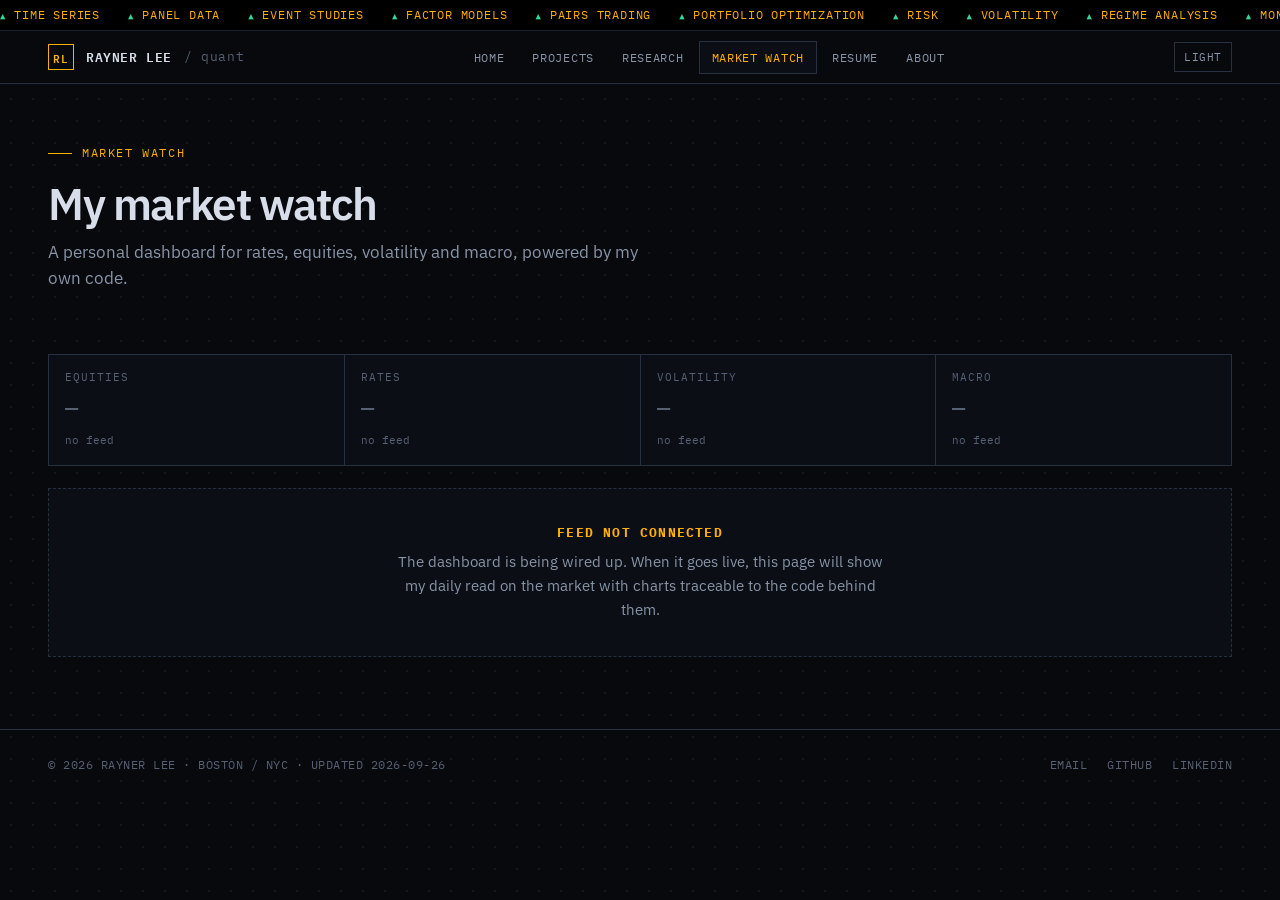
<file: market-watch.html>
<!doctype html>
<html lang="en" data-theme="dark">
<head>
  <meta charset="utf-8" />
  <meta name="viewport" content="width=device-width, initial-scale=1" />
  <title>Market Watch | Rayner Lee</title>
  <meta name="description" content="A personal market dashboard tracking rates, equities, volatility and macro indicators." />
  <meta property="og:title" content="Market Watch | Rayner Lee" />
  <meta property="og:description" content="A personal market dashboard tracking rates, equities, volatility and macro indicators." />
  <meta property="og:type" content="website" />
  <meta property="og:url" content="https://www.raynerlee.com/market-watch.html" />
  <meta property="og:image" content="https://www.raynerlee.com/assets/img/headshot.jpg" />
  <meta name="theme-color" content="#07090d" />
  <script>try{var t=localStorage.getItem("theme");if(t)document.documentElement.dataset.theme=t}catch(e){}</script>
  <link rel="icon" href="data:image/svg+xml,%3Csvg xmlns=%27http://www.w3.org/2000/svg%27 viewBox=%270 0 32 32%27%3E%3Crect width=%2732%27 height=%2732%27 fill=%27%2307090d%27/%3E%3Crect x=%272%27 y=%272%27 width=%2728%27 height=%2728%27 fill=%27none%27 stroke=%27%23ffb000%27 stroke-width=%272%27/%3E%3Ctext x=%2716%27 y=%2721%27 font-family=%27monospace%27 font-size=%2713%27 font-weight=%27700%27 fill=%27%23ffb000%27 text-anchor=%27middle%27%3ERL%3C/text%3E%3C/svg%3E" />
  <link rel="preconnect" href="https://fonts.googleapis.com" />
  <link rel="preconnect" href="https://fonts.gstatic.com" crossorigin />
  <link href="https://fonts.googleapis.com/css2?family=IBM+Plex+Mono:wght@400;500;600&family=IBM+Plex+Sans:wght@400;500;600&display=swap" rel="stylesheet" />
  <link rel="stylesheet" href="assets/css/styles.css" />
</head>
<body>
  <header class="top">
    <div class="tape" aria-hidden="true"><div class="tape-track"><span><b>▲</b>Time series</span><span><b>▲</b>Panel data</span><span><b>▲</b>Event studies</span><span><b>▲</b>Factor models</span><span><b>▲</b>Pairs trading</span><span><b>▲</b>Portfolio optimization</span><span><b>▲</b>Risk</span><span><b>▲</b>Volatility</span><span><b>▲</b>Regime analysis</span><span><b>▲</b>Monetary policy</span><span><b>▲</b>Backtesting</span><span><b>▲</b>Monte Carlo</span><span><b>▲</b>Time series</span><span><b>▲</b>Panel data</span><span><b>▲</b>Event studies</span><span><b>▲</b>Factor models</span><span><b>▲</b>Pairs trading</span><span><b>▲</b>Portfolio optimization</span><span><b>▲</b>Risk</span><span><b>▲</b>Volatility</span><span><b>▲</b>Regime analysis</span><span><b>▲</b>Monetary policy</span><span><b>▲</b>Backtesting</span><span><b>▲</b>Monte Carlo</span></div></div>
    <div class="wrap nav-in">
      <a class="brand" href="index.html"><span class="brand-mark">RL</span>RAYNER LEE<span class="slash">/ quant</span></a>
      <nav class="nav-links" id="nav-links" aria-label="Main">
          <a href="index.html">Home</a>
          <a href="projects.html">Projects</a>
          <a href="research.html">Research</a>
          <a href="market-watch.html" class="active" aria-current="page">Market Watch</a>
          <a href="resume.html">Resume</a>
          <a href="about.html">About</a>
      </nav>
      <div class="tools">
        <button class="icon-btn" id="theme-btn" type="button" aria-label="Toggle light or dark theme">Light</button>
        <button class="icon-btn menu-btn" id="menu-btn" type="button" aria-label="Menu" aria-expanded="false">Menu</button>
      </div>
    </div>
  </header>

  <main>

    <section class="page-head"><div class="wrap">
      <p class="eyebrow">Market watch</p>
      <h1>My market watch</h1>
      <p class="sub">A personal dashboard for rates, equities, volatility and macro, powered by my own code.</p>
    </div></section>
    <section class="section" style="border-top:0;padding-top:0"><div class="wrap">
      <div class="tiles reveal" aria-hidden="true">
        <div class="tile"><span>Equities</span><b>&mdash;</b><small>no feed</small></div>
        <div class="tile"><span>Rates</span><b>&mdash;</b><small>no feed</small></div>
        <div class="tile"><span>Volatility</span><b>&mdash;</b><small>no feed</small></div>
        <div class="tile"><span>Macro</span><b>&mdash;</b><small>no feed</small></div>
      </div>
      <div class="empty reveal"><h3>Feed not connected</h3><p>The dashboard is being wired up. When it goes live, this page will show my daily read on the market with charts traceable to the code behind them.</p></div>
    </div></section>
  </main>

  <footer class="footer">
    <div class="wrap">
      <span>© <span id="y">2026</span> RAYNER LEE · BOSTON / NYC · UPDATED 2026-09-26</span>
      <span class="footer-links">
        <a href="mailto:raynerjlee@gmail.com">Email</a>
        <a href="https://github.com/rjlee01" target="_blank" rel="noopener">GitHub</a>
        <a href="https://linkedin.com/in/raynerjlee" target="_blank" rel="noopener">LinkedIn</a>
      </span>
    </div>
  </footer>

  <script src="assets/js/site.js"></script>

</body>
</html>
</file>
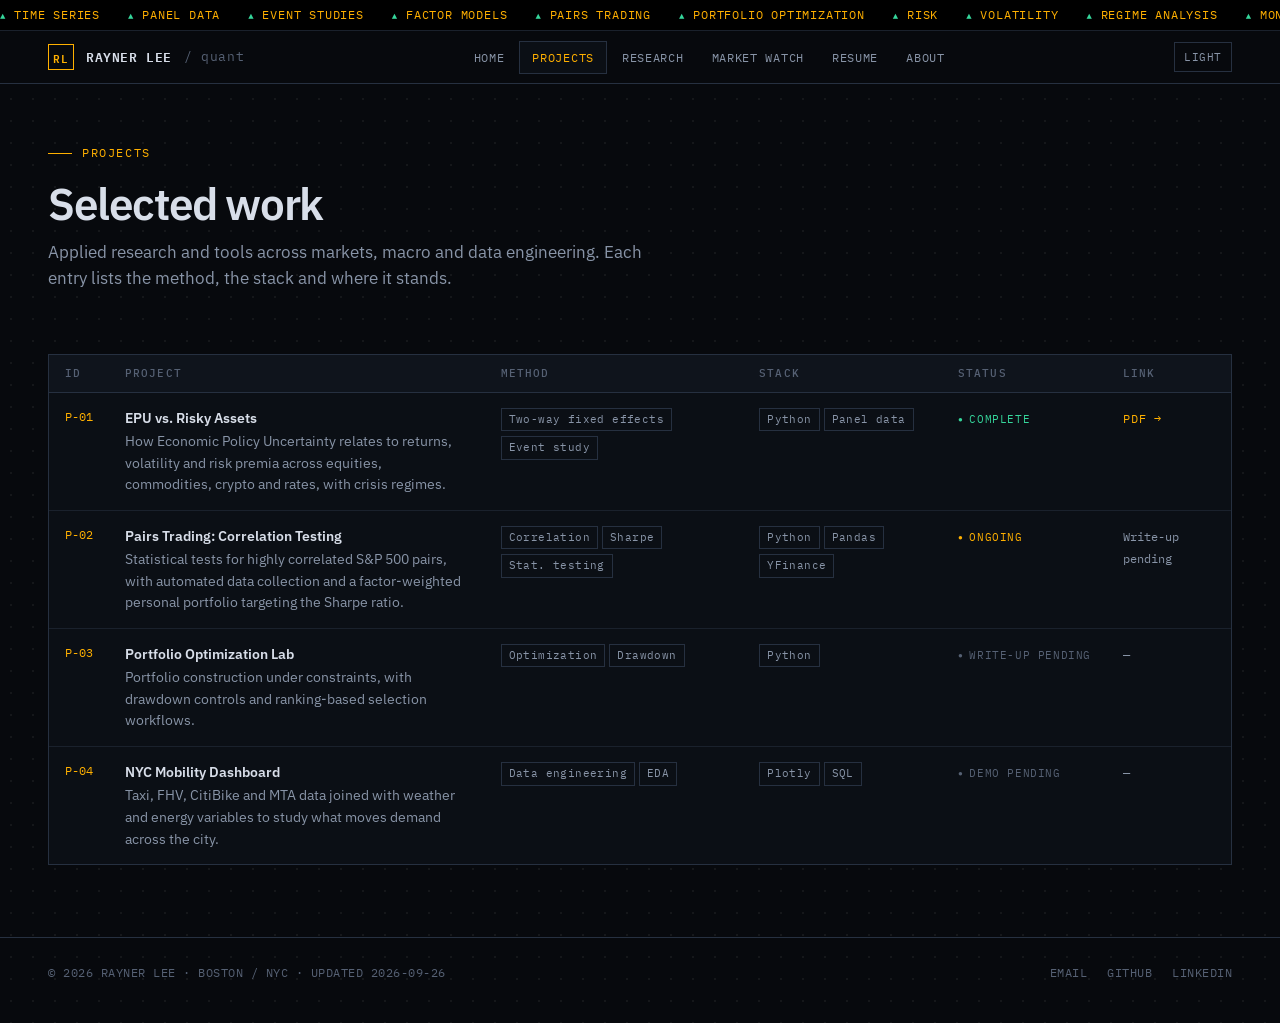
<file: projects.html>
<!doctype html>
<html lang="en" data-theme="dark">
<head>
  <meta charset="utf-8" />
  <meta name="viewport" content="width=device-width, initial-scale=1" />
  <title>Projects | Rayner Lee</title>
  <meta name="description" content="Quantitative projects: EPU vs risky assets, pairs trading, portfolio optimization and an NYC mobility dashboard." />
  <meta property="og:title" content="Projects | Rayner Lee" />
  <meta property="og:description" content="Quantitative projects: EPU vs risky assets, pairs trading, portfolio optimization and an NYC mobility dashboard." />
  <meta property="og:type" content="website" />
  <meta property="og:url" content="https://www.raynerlee.com/projects.html" />
  <meta property="og:image" content="https://www.raynerlee.com/assets/img/headshot.jpg" />
  <meta name="theme-color" content="#07090d" />
  <script>try{var t=localStorage.getItem("theme");if(t)document.documentElement.dataset.theme=t}catch(e){}</script>
  <link rel="icon" href="data:image/svg+xml,%3Csvg xmlns=%27http://www.w3.org/2000/svg%27 viewBox=%270 0 32 32%27%3E%3Crect width=%2732%27 height=%2732%27 fill=%27%2307090d%27/%3E%3Crect x=%272%27 y=%272%27 width=%2728%27 height=%2728%27 fill=%27none%27 stroke=%27%23ffb000%27 stroke-width=%272%27/%3E%3Ctext x=%2716%27 y=%2721%27 font-family=%27monospace%27 font-size=%2713%27 font-weight=%27700%27 fill=%27%23ffb000%27 text-anchor=%27middle%27%3ERL%3C/text%3E%3C/svg%3E" />
  <link rel="preconnect" href="https://fonts.googleapis.com" />
  <link rel="preconnect" href="https://fonts.gstatic.com" crossorigin />
  <link href="https://fonts.googleapis.com/css2?family=IBM+Plex+Mono:wght@400;500;600&family=IBM+Plex+Sans:wght@400;500;600&display=swap" rel="stylesheet" />
  <link rel="stylesheet" href="assets/css/styles.css" />
</head>
<body>
  <header class="top">
    <div class="tape" aria-hidden="true"><div class="tape-track"><span><b>▲</b>Time series</span><span><b>▲</b>Panel data</span><span><b>▲</b>Event studies</span><span><b>▲</b>Factor models</span><span><b>▲</b>Pairs trading</span><span><b>▲</b>Portfolio optimization</span><span><b>▲</b>Risk</span><span><b>▲</b>Volatility</span><span><b>▲</b>Regime analysis</span><span><b>▲</b>Monetary policy</span><span><b>▲</b>Backtesting</span><span><b>▲</b>Monte Carlo</span><span><b>▲</b>Time series</span><span><b>▲</b>Panel data</span><span><b>▲</b>Event studies</span><span><b>▲</b>Factor models</span><span><b>▲</b>Pairs trading</span><span><b>▲</b>Portfolio optimization</span><span><b>▲</b>Risk</span><span><b>▲</b>Volatility</span><span><b>▲</b>Regime analysis</span><span><b>▲</b>Monetary policy</span><span><b>▲</b>Backtesting</span><span><b>▲</b>Monte Carlo</span></div></div>
    <div class="wrap nav-in">
      <a class="brand" href="index.html"><span class="brand-mark">RL</span>RAYNER LEE<span class="slash">/ quant</span></a>
      <nav class="nav-links" id="nav-links" aria-label="Main">
          <a href="index.html">Home</a>
          <a href="projects.html" class="active" aria-current="page">Projects</a>
          <a href="research.html">Research</a>
          <a href="market-watch.html">Market Watch</a>
          <a href="resume.html">Resume</a>
          <a href="about.html">About</a>
      </nav>
      <div class="tools">
        <button class="icon-btn" id="theme-btn" type="button" aria-label="Toggle light or dark theme">Light</button>
        <button class="icon-btn menu-btn" id="menu-btn" type="button" aria-label="Menu" aria-expanded="false">Menu</button>
      </div>
    </div>
  </header>

  <main>

    <section class="page-head"><div class="wrap">
      <p class="eyebrow">Projects</p>
      <h1>Selected work</h1>
      <p class="sub">Applied research and tools across markets, macro and data engineering. Each entry lists the method, the stack and where it stands.</p>
    </div></section>
    <section class="section" style="border-top:0;padding-top:0"><div class="wrap"><div class="tbl-wrap reveal"><table class="tbl">
          <thead><tr><th>ID</th><th>Project</th><th>Method</th><th>Stack</th><th>Status</th><th>Link</th></tr></thead>
          <tbody>
            <tr class="reveal"><td class="id">P-01</td>
              <td><span class="name">EPU vs. Risky Assets</span><span class="desc">How Economic Policy Uncertainty relates to returns, volatility and risk premia across equities, commodities, crypto and rates, with crisis regimes.</span></td>
              <td><span class="tag">Two-way fixed effects</span><span class="tag">Event study</span></td>
              <td><span class="tag">Python</span><span class="tag">Panel data</span></td>
              <td><span class="status ok">Complete</span></td>
              <td><a class="link" href="assets/EPU_Risky_Assets.pdf" target="_blank" rel="noopener">PDF →</a></td></tr>
            <tr class="reveal"><td class="id">P-02</td>
              <td><span class="name">Pairs Trading: Correlation Testing</span><span class="desc">Statistical tests for highly correlated S&amp;P 500 pairs, with automated data collection and a factor-weighted personal portfolio targeting the Sharpe ratio.</span></td>
              <td><span class="tag">Correlation</span><span class="tag">Sharpe</span><span class="tag">Stat. testing</span></td>
              <td><span class="tag">Python</span><span class="tag">Pandas</span><span class="tag">YFinance</span></td>
              <td><span class="status wip">Ongoing</span></td>
              <td><span class="m">Write-up pending</span></td></tr>
            <tr class="reveal"><td class="id">P-03</td>
              <td><span class="name">Portfolio Optimization Lab</span><span class="desc">Portfolio construction under constraints, with drawdown controls and ranking-based selection workflows.</span></td>
              <td><span class="tag">Optimization</span><span class="tag">Drawdown</span></td>
              <td><span class="tag">Python</span></td>
              <td><span class="status todo">Write-up pending</span></td>
              <td><span class="m">&mdash;</span></td></tr>
            <tr class="reveal"><td class="id">P-04</td>
              <td><span class="name">NYC Mobility Dashboard</span><span class="desc">Taxi, FHV, CitiBike and MTA data joined with weather and energy variables to study what moves demand across the city.</span></td>
              <td><span class="tag">Data engineering</span><span class="tag">EDA</span></td>
              <td><span class="tag">Plotly</span><span class="tag">SQL</span></td>
              <td><span class="status todo">Demo pending</span></td>
              <td><span class="m">&mdash;</span></td></tr>
          </tbody></table></div></div></section>
  </main>

  <footer class="footer">
    <div class="wrap">
      <span>© <span id="y">2026</span> RAYNER LEE · BOSTON / NYC · UPDATED 2026-09-26</span>
      <span class="footer-links">
        <a href="mailto:raynerjlee@gmail.com">Email</a>
        <a href="https://github.com/rjlee01" target="_blank" rel="noopener">GitHub</a>
        <a href="https://linkedin.com/in/raynerjlee" target="_blank" rel="noopener">LinkedIn</a>
      </span>
    </div>
  </footer>

  <script src="assets/js/site.js"></script>

</body>
</html>
</file>
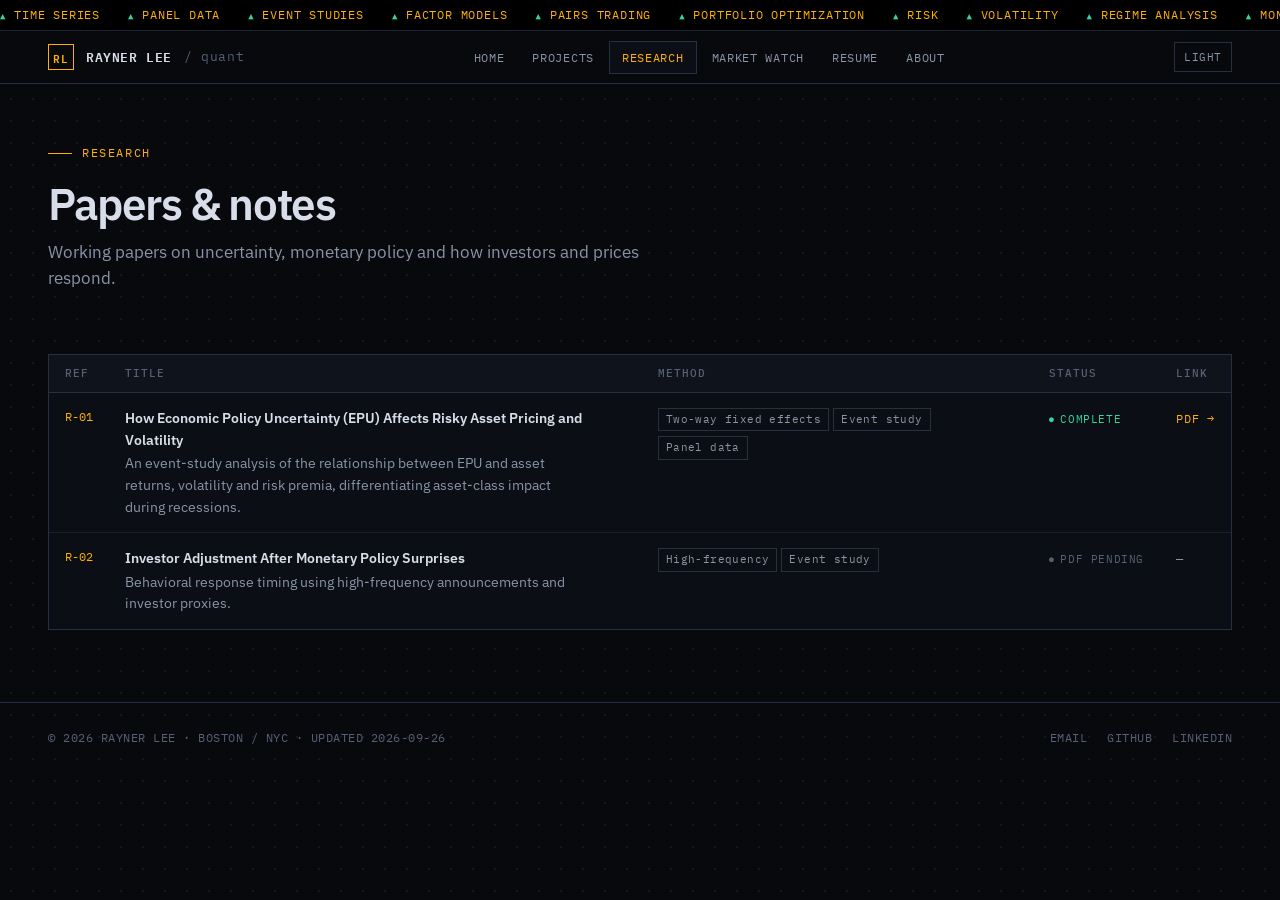
<file: research.html>
<!doctype html>
<html lang="en" data-theme="dark">
<head>
  <meta charset="utf-8" />
  <meta name="viewport" content="width=device-width, initial-scale=1" />
  <title>Research | Rayner Lee</title>
  <meta name="description" content="Working papers on economic policy uncertainty, asset pricing and monetary policy surprises." />
  <meta property="og:title" content="Research | Rayner Lee" />
  <meta property="og:description" content="Working papers on economic policy uncertainty, asset pricing and monetary policy surprises." />
  <meta property="og:type" content="website" />
  <meta property="og:url" content="https://www.raynerlee.com/research.html" />
  <meta property="og:image" content="https://www.raynerlee.com/assets/img/headshot.jpg" />
  <meta name="theme-color" content="#07090d" />
  <script>try{var t=localStorage.getItem("theme");if(t)document.documentElement.dataset.theme=t}catch(e){}</script>
  <link rel="icon" href="data:image/svg+xml,%3Csvg xmlns=%27http://www.w3.org/2000/svg%27 viewBox=%270 0 32 32%27%3E%3Crect width=%2732%27 height=%2732%27 fill=%27%2307090d%27/%3E%3Crect x=%272%27 y=%272%27 width=%2728%27 height=%2728%27 fill=%27none%27 stroke=%27%23ffb000%27 stroke-width=%272%27/%3E%3Ctext x=%2716%27 y=%2721%27 font-family=%27monospace%27 font-size=%2713%27 font-weight=%27700%27 fill=%27%23ffb000%27 text-anchor=%27middle%27%3ERL%3C/text%3E%3C/svg%3E" />
  <link rel="preconnect" href="https://fonts.googleapis.com" />
  <link rel="preconnect" href="https://fonts.gstatic.com" crossorigin />
  <link href="https://fonts.googleapis.com/css2?family=IBM+Plex+Mono:wght@400;500;600&family=IBM+Plex+Sans:wght@400;500;600&display=swap" rel="stylesheet" />
  <link rel="stylesheet" href="assets/css/styles.css" />
</head>
<body>
  <header class="top">
    <div class="tape" aria-hidden="true"><div class="tape-track"><span><b>▲</b>Time series</span><span><b>▲</b>Panel data</span><span><b>▲</b>Event studies</span><span><b>▲</b>Factor models</span><span><b>▲</b>Pairs trading</span><span><b>▲</b>Portfolio optimization</span><span><b>▲</b>Risk</span><span><b>▲</b>Volatility</span><span><b>▲</b>Regime analysis</span><span><b>▲</b>Monetary policy</span><span><b>▲</b>Backtesting</span><span><b>▲</b>Monte Carlo</span><span><b>▲</b>Time series</span><span><b>▲</b>Panel data</span><span><b>▲</b>Event studies</span><span><b>▲</b>Factor models</span><span><b>▲</b>Pairs trading</span><span><b>▲</b>Portfolio optimization</span><span><b>▲</b>Risk</span><span><b>▲</b>Volatility</span><span><b>▲</b>Regime analysis</span><span><b>▲</b>Monetary policy</span><span><b>▲</b>Backtesting</span><span><b>▲</b>Monte Carlo</span></div></div>
    <div class="wrap nav-in">
      <a class="brand" href="index.html"><span class="brand-mark">RL</span>RAYNER LEE<span class="slash">/ quant</span></a>
      <nav class="nav-links" id="nav-links" aria-label="Main">
          <a href="index.html">Home</a>
          <a href="projects.html">Projects</a>
          <a href="research.html" class="active" aria-current="page">Research</a>
          <a href="market-watch.html">Market Watch</a>
          <a href="resume.html">Resume</a>
          <a href="about.html">About</a>
      </nav>
      <div class="tools">
        <button class="icon-btn" id="theme-btn" type="button" aria-label="Toggle light or dark theme">Light</button>
        <button class="icon-btn menu-btn" id="menu-btn" type="button" aria-label="Menu" aria-expanded="false">Menu</button>
      </div>
    </div>
  </header>

  <main>

    <section class="page-head"><div class="wrap">
      <p class="eyebrow">Research</p>
      <h1>Papers &amp; notes</h1>
      <p class="sub">Working papers on uncertainty, monetary policy and how investors and prices respond.</p>
    </div></section>
    <section class="section" style="border-top:0;padding-top:0"><div class="wrap">
      <div class="tbl-wrap reveal"><table class="tbl">
        <thead><tr><th>Ref</th><th>Title</th><th>Method</th><th>Status</th><th>Link</th></tr></thead>
        <tbody>
          <tr><td class="id">R-01</td>
            <td><span class="name">How Economic Policy Uncertainty (EPU) Affects Risky Asset Pricing and Volatility</span><span class="desc">An event-study analysis of the relationship between EPU and asset returns, volatility and risk premia, differentiating asset-class impact during recessions.</span></td>
            <td><span class="tag">Two-way fixed effects</span><span class="tag">Event study</span><span class="tag">Panel data</span></td>
            <td><span class="status ok">Complete</span></td>
            <td><a class="link" href="assets/EPU_Risky_Assets.pdf" target="_blank" rel="noopener">PDF →</a></td></tr>
          <tr><td class="id">R-02</td>
            <td><span class="name">Investor Adjustment After Monetary Policy Surprises</span><span class="desc">Behavioral response timing using high-frequency announcements and investor proxies.</span></td>
            <td><span class="tag">High-frequency</span><span class="tag">Event study</span></td>
            <td><span class="status todo">PDF pending</span></td>
            <td><span class="m">&mdash;</span></td></tr>
        </tbody></table></div>
    </div></section>
  </main>

  <footer class="footer">
    <div class="wrap">
      <span>© <span id="y">2026</span> RAYNER LEE · BOSTON / NYC · UPDATED 2026-09-26</span>
      <span class="footer-links">
        <a href="mailto:raynerjlee@gmail.com">Email</a>
        <a href="https://github.com/rjlee01" target="_blank" rel="noopener">GitHub</a>
        <a href="https://linkedin.com/in/raynerjlee" target="_blank" rel="noopener">LinkedIn</a>
      </span>
    </div>
  </footer>

  <script src="assets/js/site.js"></script>

</body>
</html>
</file>
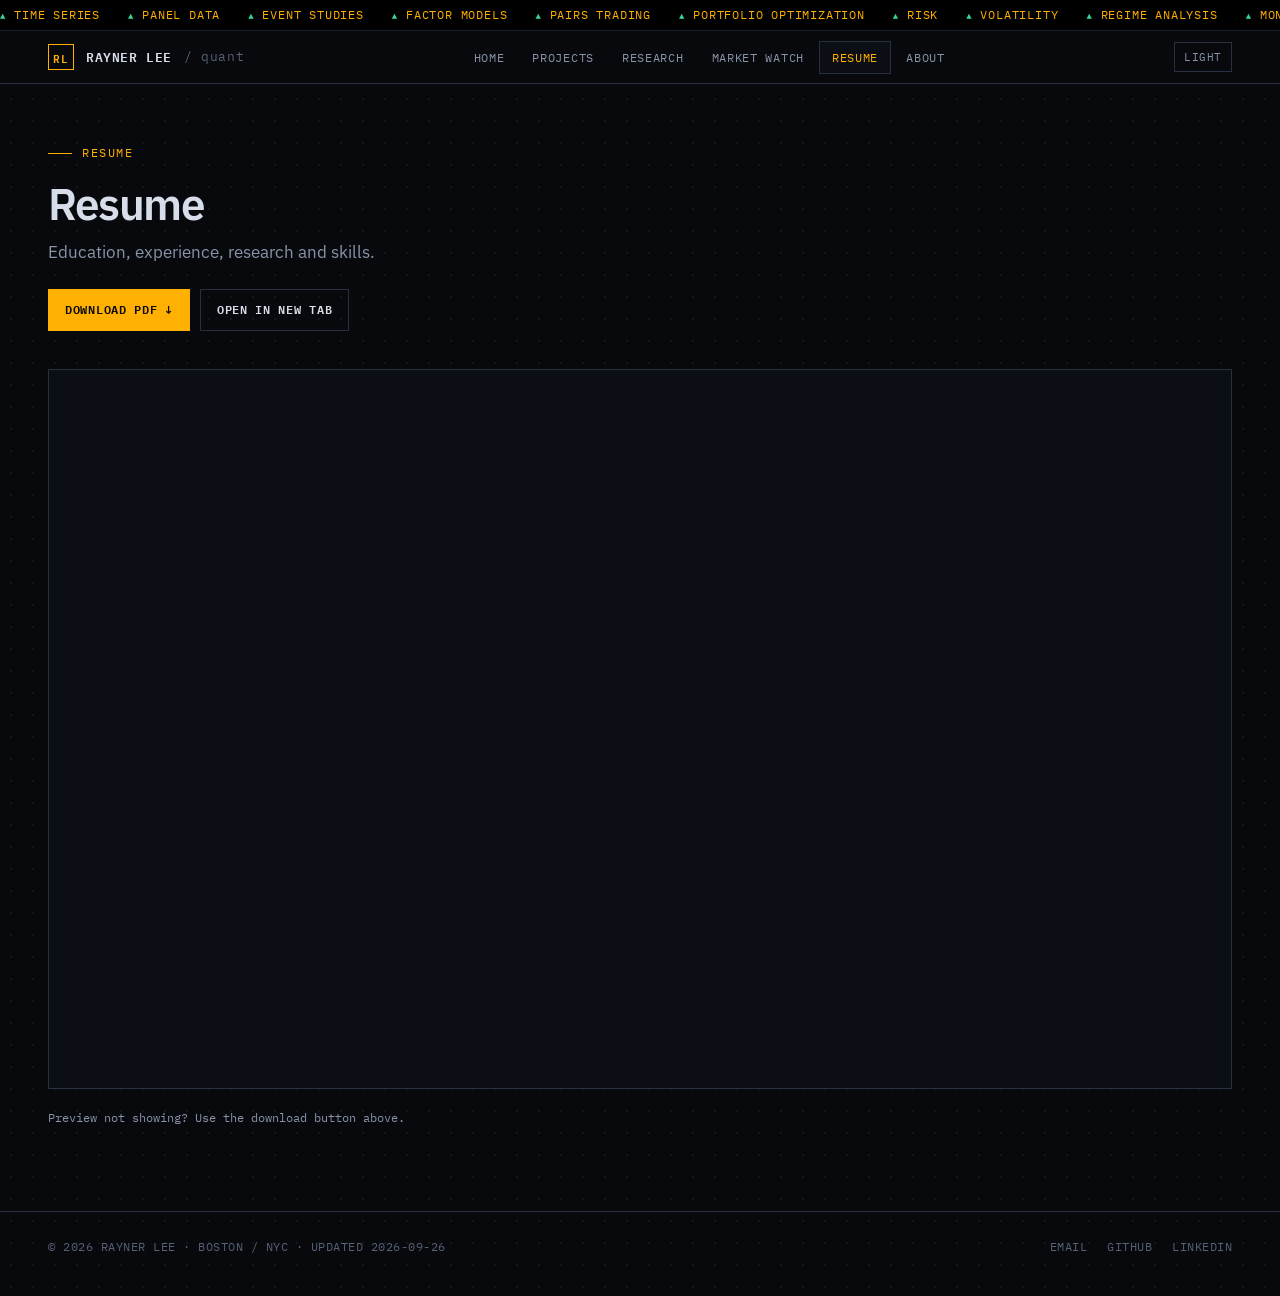
<file: resume.html>
<!doctype html>
<html lang="en" data-theme="dark">
<head>
  <meta charset="utf-8" />
  <meta name="viewport" content="width=device-width, initial-scale=1" />
  <title>Resume | Rayner Lee</title>
  <meta name="description" content="Resume of Rayner Lee: Bentley University, quantitative research, trading and finance experience." />
  <meta property="og:title" content="Resume | Rayner Lee" />
  <meta property="og:description" content="Resume of Rayner Lee: Bentley University, quantitative research, trading and finance experience." />
  <meta property="og:type" content="website" />
  <meta property="og:url" content="https://www.raynerlee.com/resume.html" />
  <meta property="og:image" content="https://www.raynerlee.com/assets/img/headshot.jpg" />
  <meta name="theme-color" content="#07090d" />
  <script>try{var t=localStorage.getItem("theme");if(t)document.documentElement.dataset.theme=t}catch(e){}</script>
  <link rel="icon" href="data:image/svg+xml,%3Csvg xmlns=%27http://www.w3.org/2000/svg%27 viewBox=%270 0 32 32%27%3E%3Crect width=%2732%27 height=%2732%27 fill=%27%2307090d%27/%3E%3Crect x=%272%27 y=%272%27 width=%2728%27 height=%2728%27 fill=%27none%27 stroke=%27%23ffb000%27 stroke-width=%272%27/%3E%3Ctext x=%2716%27 y=%2721%27 font-family=%27monospace%27 font-size=%2713%27 font-weight=%27700%27 fill=%27%23ffb000%27 text-anchor=%27middle%27%3ERL%3C/text%3E%3C/svg%3E" />
  <link rel="preconnect" href="https://fonts.googleapis.com" />
  <link rel="preconnect" href="https://fonts.gstatic.com" crossorigin />
  <link href="https://fonts.googleapis.com/css2?family=IBM+Plex+Mono:wght@400;500;600&family=IBM+Plex+Sans:wght@400;500;600&display=swap" rel="stylesheet" />
  <link rel="stylesheet" href="assets/css/styles.css" />
</head>
<body>
  <header class="top">
    <div class="tape" aria-hidden="true"><div class="tape-track"><span><b>▲</b>Time series</span><span><b>▲</b>Panel data</span><span><b>▲</b>Event studies</span><span><b>▲</b>Factor models</span><span><b>▲</b>Pairs trading</span><span><b>▲</b>Portfolio optimization</span><span><b>▲</b>Risk</span><span><b>▲</b>Volatility</span><span><b>▲</b>Regime analysis</span><span><b>▲</b>Monetary policy</span><span><b>▲</b>Backtesting</span><span><b>▲</b>Monte Carlo</span><span><b>▲</b>Time series</span><span><b>▲</b>Panel data</span><span><b>▲</b>Event studies</span><span><b>▲</b>Factor models</span><span><b>▲</b>Pairs trading</span><span><b>▲</b>Portfolio optimization</span><span><b>▲</b>Risk</span><span><b>▲</b>Volatility</span><span><b>▲</b>Regime analysis</span><span><b>▲</b>Monetary policy</span><span><b>▲</b>Backtesting</span><span><b>▲</b>Monte Carlo</span></div></div>
    <div class="wrap nav-in">
      <a class="brand" href="index.html"><span class="brand-mark">RL</span>RAYNER LEE<span class="slash">/ quant</span></a>
      <nav class="nav-links" id="nav-links" aria-label="Main">
          <a href="index.html">Home</a>
          <a href="projects.html">Projects</a>
          <a href="research.html">Research</a>
          <a href="market-watch.html">Market Watch</a>
          <a href="resume.html" class="active" aria-current="page">Resume</a>
          <a href="about.html">About</a>
      </nav>
      <div class="tools">
        <button class="icon-btn" id="theme-btn" type="button" aria-label="Toggle light or dark theme">Light</button>
        <button class="icon-btn menu-btn" id="menu-btn" type="button" aria-label="Menu" aria-expanded="false">Menu</button>
      </div>
    </div>
  </header>

  <main>

    <section class="page-head"><div class="wrap">
      <p class="eyebrow">Resume</p>
      <h1>Resume</h1>
      <p class="sub">Education, experience, research and skills.</p>
      <div class="cta" style="margin-bottom:0">
        <a class="btn" href="assets/Rayner_Lee_Resume.pdf" download>Download PDF ↓</a>
        <a class="btn ghost" href="assets/Rayner_Lee_Resume.pdf" target="_blank" rel="noopener">Open in new tab</a>
      </div>
    </div></section>
    <section class="section" style="border-top:0;padding-top:0"><div class="wrap">
      <iframe class="pdf-frame" src="assets/Rayner_Lee_Resume.pdf#view=FitH" title="Rayner Lee resume (PDF)"></iframe>
      <p class="dim mono" style="font-size:12px">Preview not showing? Use the download button above.</p>
    </div></section>
  </main>

  <footer class="footer">
    <div class="wrap">
      <span>© <span id="y">2026</span> RAYNER LEE · BOSTON / NYC · UPDATED 2026-09-26</span>
      <span class="footer-links">
        <a href="mailto:raynerjlee@gmail.com">Email</a>
        <a href="https://github.com/rjlee01" target="_blank" rel="noopener">GitHub</a>
        <a href="https://linkedin.com/in/raynerjlee" target="_blank" rel="noopener">LinkedIn</a>
      </span>
    </div>
  </footer>

  <script src="assets/js/site.js"></script>

</body>
</html>
</file>
<file: assets/css/styles.css>
/* v2 — quant terminal aesthetic */
:root{
  --bg: #07090d;
  --panel: #0b0f15;
  --panel-2: #0f141c;
  --line: #1a212c;
  --line-2: #263040;
  --text: #d8dee9;
  --dim: #8894a7;
  --faint: #566174;
  --amber: #ffb000;
  --green: #35d69b;
  --red: #ff6363;
  --btn-bg: #ffb000;
  --btn-fg: #07090d;
  --dot: rgba(255,255,255,.055);
  --sans: "IBM Plex Sans", ui-sans-serif, system-ui, -apple-system, "Segoe UI", Roboto, Helvetica, Arial, sans-serif;
  --mono: "IBM Plex Mono", ui-monospace, "SF Mono", Menlo, Consolas, monospace;
  --top-h: 0px;
}
:root[data-theme="light"]{
  --bg: #f6f5f1;
  --panel: #ffffff;
  --panel-2: #faf9f5;
  --line: #dedbd2;
  --line-2: #c6c2b6;
  --text: #12161d;
  --dim: #545d6b;
  --faint: #8b93a0;
  --amber: #a85f00;
  --green: #0b7a52;
  --red: #c0322b;
  --btn-bg: #12161d;
  --btn-fg: #f6f5f1;
  --dot: rgba(0,0,0,.06);
}

*{ box-sizing: border-box }
html{ scroll-behavior: smooth; scroll-padding-top: 96px }
html, body{ margin: 0; padding: 0 }
body{
  font-family: var(--sans); font-size: 15px; line-height: 1.6;
  color: var(--text); background: var(--bg);
  background-image: radial-gradient(var(--dot) 1px, transparent 1px);
  background-size: 22px 22px;
  -webkit-font-smoothing: antialiased;
  font-variant-numeric: tabular-nums;
}
a{ color: inherit; text-decoration: none }
img{ max-width: 100% }
.mono{ font-family: var(--mono) }
.dim{ color: var(--dim) }
.amber{ color: var(--amber) }
.up{ color: var(--green) }
.down{ color: var(--red) }
:focus-visible{ outline: 1px solid var(--amber); outline-offset: 2px }

.wrap{ max-width: 1240px; margin: 0 auto; padding: 0 28px }

/* ===== top: tape + nav (sticky) ===== */
.top{ position: sticky; top: 0; z-index: 50; background: var(--bg); border-bottom: 1px solid var(--line-2) }
.tape{ background: #000; border-bottom: 1px solid var(--line); overflow: hidden; white-space: nowrap }
:root[data-theme="light"] .tape{ background: #12161d }
.tape-track{
  display: inline-flex; gap: 28px; padding: 6px 0;
  animation: scroll 46s linear infinite;
  font-family: var(--mono); font-size: 11.5px; letter-spacing: .8px; text-transform: uppercase; color: #ffb000;
}
.tape-track b{ color: #35d69b; font-weight: 500; margin-right: 8px; font-size: 9px }
.tape-track i{ font-style: normal; color: #8894a7; margin-left: 8px }
.tape:hover .tape-track{ animation-play-state: paused }
@keyframes scroll{ to{ transform: translateX(-50%) } }

.nav-in{ display: flex; align-items: center; justify-content: space-between; gap: 16px; height: 52px }
.brand{ display: flex; align-items: center; gap: 12px; font-family: var(--mono); font-weight: 600; letter-spacing: .6px; font-size: 13px }
.brand-mark{
  width: 26px; height: 26px; display: grid; place-items: center;
  border: 1px solid var(--amber); color: var(--amber); font-size: 11px; font-weight: 600;
}
.brand .slash{ color: var(--faint); font-weight: 400 }
.nav-links{ display: flex; gap: 2px }
.nav-links a{
  font-family: var(--mono); font-size: 12px; letter-spacing: .7px; text-transform: uppercase;
  color: var(--dim); padding: 6px 12px; border: 1px solid transparent;
}
.nav-links a:hover{ color: var(--text); border-color: var(--line-2) }
.nav-links a.active{ color: var(--amber); border-color: var(--line-2); background: var(--panel) }
.tools{ display: flex; gap: 8px; align-items: center }
.icon-btn{
  height: 30px; min-width: 30px; padding: 0 9px; cursor: pointer;
  background: transparent; color: var(--dim); border: 1px solid var(--line-2);
  font-family: var(--mono); font-size: 11px; letter-spacing: .6px; text-transform: uppercase;
}
.icon-btn:hover{ color: var(--text); border-color: var(--dim) }
.menu-btn{ display: none }

/* ===== buttons ===== */
.btn{
  display: inline-flex; align-items: center; gap: 8px; cursor: pointer;
  padding: 10px 16px; border: 1px solid var(--btn-bg); background: var(--btn-bg); color: var(--btn-fg);
  font-family: var(--mono); font-size: 12px; font-weight: 600; letter-spacing: .7px; text-transform: uppercase;
}
.btn:hover{ filter: brightness(1.1) }
.btn.ghost{ background: transparent; color: var(--text); border-color: var(--line-2) }
.btn.ghost:hover{ border-color: var(--amber); color: var(--amber); filter: none }

/* ===== hero ===== */
.hero{ padding: 56px 0 44px }
.hero-grid{ display: grid; grid-template-columns: 1.02fr 1fr; gap: 40px; align-items: start }
.eyebrow{
  font-family: var(--mono); font-size: 11.5px; letter-spacing: 1.6px; text-transform: uppercase; color: var(--amber);
  display: flex; align-items: center; gap: 10px; margin: 0 0 18px;
}
.eyebrow::before{ content: ""; width: 24px; height: 1px; background: var(--amber) }
h1{ font-size: clamp(34px, 4.6vw, 54px); line-height: 1.05; letter-spacing: -1.4px; font-weight: 600; margin: 0 0 18px }
h1 em{ font-style: normal; color: var(--amber) }
.sub{ color: var(--dim); font-size: 16.5px; max-width: 60ch; margin: 0 0 24px }
.cta{ display: flex; gap: 10px; flex-wrap: wrap; margin-bottom: 30px }

/* key-value fact table */
.facts{ border: 1px solid var(--line-2); background: var(--panel); margin: 0 }
.facts div{ display: grid; grid-template-columns: 118px 1fr; gap: 16px; padding: 9px 14px; border-bottom: 1px solid var(--line); font-size: 13.5px }
.facts div:last-child{ border-bottom: 0 }
.facts dt{ font-family: var(--mono); font-size: 11px; letter-spacing: 1px; text-transform: uppercase; color: var(--faint); padding-top: 2px }
.facts dd{ margin: 0 }

/* ===== panels ===== */
.panel{ border: 1px solid var(--line-2); background: var(--panel); position: relative }
.panel-head{
  display: flex; justify-content: space-between; gap: 12px; align-items: center;
  padding: 8px 14px; border-bottom: 1px solid var(--line-2); background: var(--panel-2);
  font-family: var(--mono); font-size: 11px; letter-spacing: 1px; text-transform: uppercase; color: var(--dim);
}
.panel-head .live{ color: var(--green) }
.panel-head .live::before{ content: "●"; margin-right: 6px; font-size: 8px; vertical-align: 1px }

/* simulation */
.sim canvas{ display: block; width: 100%; height: 320px }
.sim-eq{ padding: 8px 14px; border-top: 1px solid var(--line); font-family: var(--mono); font-size: 12.5px; color: var(--dim); display: flex; justify-content: space-between; gap: 10px; flex-wrap: wrap }
.sim-eq .amber{ letter-spacing: .4px }
.ctrls{ display: grid; grid-template-columns: 1fr 1fr auto; gap: 14px; padding: 12px 14px; border-top: 1px solid var(--line); align-items: end }
.ctrl label{ display: flex; justify-content: space-between; font-family: var(--mono); font-size: 11px; letter-spacing: .8px; text-transform: uppercase; color: var(--faint); margin-bottom: 4px }
.ctrl label .g{ text-transform: none; font-size: 13px; color: var(--dim) }
.ctrl label b{ color: var(--text); font-weight: 500 }
input[type=range]{ width: 100%; accent-color: var(--amber); margin: 0; background: transparent }
.readout{ display: grid; grid-template-columns: repeat(4, 1fr); border-top: 1px solid var(--line-2) }
.readout div{ padding: 10px 14px; border-right: 1px solid var(--line) }
.readout div:last-child{ border-right: 0 }
.readout span{ display: block; font-family: var(--mono); font-size: 10.5px; letter-spacing: .9px; text-transform: uppercase; color: var(--faint) }
.readout b{ font-family: var(--mono); font-size: 17px; font-weight: 500 }

/* ===== sections ===== */
.section{ padding: 52px 0; border-top: 1px solid var(--line-2) }
.sec-head{ display: flex; align-items: baseline; justify-content: space-between; gap: 16px; flex-wrap: wrap; margin-bottom: 22px }
.sec-title{ display: flex; align-items: baseline; gap: 14px; margin: 0 }
.sec-title .n{ font-family: var(--mono); font-size: 12px; color: var(--amber); letter-spacing: 1px }
.sec-title h2{ margin: 0; font-size: 22px; font-weight: 600; letter-spacing: -.3px }
.sec-note{ margin: 0; color: var(--dim); font-size: 14px }
.link{ font-family: var(--mono); font-size: 12px; letter-spacing: .8px; text-transform: uppercase; color: var(--amber); white-space: nowrap }
.link:hover{ text-decoration: underline; text-underline-offset: 4px }

.page-head{ padding: 60px 0 38px }
.page-head h1{ font-size: clamp(30px, 4vw, 44px); margin-bottom: 12px }

/* ===== data tables ===== */
.tbl-wrap{ overflow-x: auto; border: 1px solid var(--line-2); background: var(--panel) }
table.tbl{ width: 100%; border-collapse: collapse; font-size: 14px; min-width: 720px }
.tbl th{
  text-align: left; padding: 10px 16px; background: var(--panel-2); border-bottom: 1px solid var(--line-2);
  font-family: var(--mono); font-size: 10.5px; letter-spacing: 1.1px; text-transform: uppercase; color: var(--faint); font-weight: 500; white-space: nowrap;
}
.tbl td{ padding: 14px 16px; border-bottom: 1px solid var(--line); vertical-align: top }
.tbl tr:last-child td{ border-bottom: 0 }
.tbl tbody tr:hover td{ background: var(--panel-2) }
.tbl .id{ font-family: var(--mono); color: var(--amber); font-size: 12px; white-space: nowrap }
.tbl .name{ font-weight: 600; display: block }
.tbl .desc{ color: var(--dim); font-size: 13.5px; display: block; margin-top: 2px; max-width: 58ch }
.tbl .m{ font-family: var(--mono); font-size: 12px; color: var(--dim) }
.tbl .when{ font-family: var(--mono); font-size: 12px; color: var(--dim); white-space: nowrap }
.tag{
  display: inline-block; font-family: var(--mono); font-size: 11px; letter-spacing: .4px; padding: 2px 7px; margin: 0 4px 4px 0;
  border: 1px solid var(--line-2); color: var(--dim);
}
.status{ font-family: var(--mono); font-size: 11px; letter-spacing: .6px; text-transform: uppercase; white-space: nowrap }
.status::before{ content: "●"; margin-right: 6px; font-size: 8px; vertical-align: 1px }
.status.ok{ color: var(--green) }
.status.wip{ color: var(--amber) }
.status.todo{ color: var(--faint) }

/* ===== grids / cards ===== */
.grid{ display: grid; grid-template-columns: repeat(3, 1fr); gap: 1px; background: var(--line-2); border: 1px solid var(--line-2) }
.grid.two{ grid-template-columns: repeat(2, 1fr) }
.cell{ background: var(--panel); padding: 22px }
a.cell:hover{ background: var(--panel-2) }
.cell .k{ font-family: var(--mono); font-size: 11px; letter-spacing: 1.2px; text-transform: uppercase; color: var(--amber); margin-bottom: 10px; display: block }
.cell h3{ margin: 0 0 8px; font-size: 17px; font-weight: 600 }
.cell p{ margin: 0; color: var(--dim); font-size: 14px }
.cell .link{ display: inline-block; margin-top: 14px }

/* market tiles */
.tiles{ display: grid; grid-template-columns: repeat(4, 1fr); gap: 1px; background: var(--line-2); border: 1px solid var(--line-2); margin-bottom: 22px }
.tile{ background: var(--panel); padding: 14px 16px }
.tile span{ display: block; font-family: var(--mono); font-size: 10.5px; letter-spacing: 1px; text-transform: uppercase; color: var(--faint) }
.tile b{ display: block; font-family: var(--mono); font-size: 22px; font-weight: 500; color: var(--faint); margin: 4px 0 2px }
.tile small{ font-family: var(--mono); font-size: 11px; color: var(--faint) }
.empty{ padding: 34px; text-align: center; border: 1px dashed var(--line-2); background: var(--panel) }
.empty h3{ margin: 0 0 6px; font-family: var(--mono); font-size: 13px; letter-spacing: 1.2px; text-transform: uppercase; color: var(--amber) }
.empty p{ margin: 0 auto; color: var(--dim); max-width: 56ch }

/* prose / about */
.prose{ max-width: 66ch }
.prose p{ color: var(--dim); font-size: 16px }
.prose strong{ color: var(--text); font-weight: 600 }
.two-col{ display: grid; grid-template-columns: 1fr 1.3fr; gap: 44px; align-items: start }
.pdf-frame{ width: 100%; height: 80vh; min-height: 540px; border: 1px solid var(--line-2); background: var(--panel) }

/* ===== footer ===== */
.footer{ border-top: 1px solid var(--line-2); padding: 26px 0 40px; margin-top: 20px; font-family: var(--mono); font-size: 11.5px; letter-spacing: .5px; color: var(--faint) }
.footer .wrap{ display: flex; justify-content: space-between; gap: 16px; flex-wrap: wrap }
.footer a:hover{ color: var(--amber) }
.footer-links{ display: flex; gap: 20px; text-transform: uppercase }

/* ===== reveal ===== */
.reveal{ opacity: 0; transform: translateY(10px); transition: opacity .5s ease, transform .5s ease }
.reveal.in{ opacity: 1; transform: none }
@media (prefers-reduced-motion: reduce){
  .reveal{ opacity: 1; transform: none; transition: none }
  .tape-track{ animation: none }
  html{ scroll-behavior: auto }
}

/* ===== responsive ===== */
@media (max-width: 980px){
  .hero-grid, .two-col{ grid-template-columns: 1fr }
  .grid, .grid.two{ grid-template-columns: 1fr }
  .tiles{ grid-template-columns: repeat(2, 1fr) }
  .menu-btn{ display: inline-flex; align-items: center }
  .nav-links{
    display: none; position: absolute; left: 0; right: 0; top: 100%;
    flex-direction: column; padding: 8px 20px 14px; background: var(--bg); border-bottom: 1px solid var(--line-2);
  }
  .nav-links.open{ display: flex }
  .nav-links a{ padding: 12px 6px }
  .top{ position: sticky }
}
@media (max-width: 560px){
  .wrap{ padding: 0 18px }
  .facts div{ grid-template-columns: 1fr; gap: 2px }
  .readout{ grid-template-columns: repeat(2, 1fr) }
  .readout div:nth-child(2){ border-right: 0 }
  .readout div:nth-child(-n+2){ border-bottom: 1px solid var(--line) }
  .ctrls{ grid-template-columns: 1fr 1fr }
  .ctrls .btn{ grid-column: 1 / -1; justify-content: center }
}
</file>
<file: pantry/assets/css/styles.css>
:root {
  --bg:         #ede9e0;
  --card:       #f5f1e8;
  --white:      #ffffff;
  --text:       #2a2015;
  --muted:      #8a7d6a;
  --line:       rgba(42,32,21,.12);
  --sage:       #7aaa96;
  --salmon:     #e89a82;
  --wood:       #a07848;
  --primary:    #4a7a68;
  --primary-bg: #e8f3ef;
  --green:      #3d7050;
  --green-bg:   #e8f4ed;
  --warn:       #a06828;
  --warn-bg:    #fdf3e6;
  --red:        #c04040;
  --red-bg:     #fdefef;
  --radius:     14px;
  --shadow:     0 2px 16px rgba(42,32,21,.07);
}

*, *::before, *::after { box-sizing: border-box; margin:0; padding:0; }
html, body { height: 100%; }

body {
  font-family: ui-sans-serif, system-ui, -apple-system, "Segoe UI", Roboto, Arial, sans-serif;
  background: var(--bg);
  color: var(--text);
  line-height: 1.6;
}

/* ── Gate ── */
#gate {
  position: fixed; inset: 0; z-index: 999;
  background: var(--bg);
  display: flex; align-items: center; justify-content: center;
}
.gate-card {
  background: var(--white); border: 1px solid var(--line);
  border-radius: 20px; padding: 40px 44px;
  box-shadow: 0 16px 60px rgba(42,32,21,.12);
  width: min(360px, 92vw); text-align: center;
}
.gate-logo {
  width: 52px; height: 52px; border-radius: 14px;
  background: var(--primary); color: #fff;
  font-size: 16px; font-weight: 800;
  display: flex; align-items: center; justify-content: center;
  margin: 0 auto 16px;
}
.gate-card h2  { font-size: 22px; font-weight: 400; margin-bottom: 6px; }
.gate-card h2 strong { font-weight: 800; }
.gate-card p   { color: var(--muted); font-size: 14px; margin-bottom: 22px; }
.gate-input {
  width: 100%; padding: 11px 14px; border-radius: 10px;
  border: 1.5px solid var(--line); background: var(--bg);
  font-size: 15px; text-align: center; letter-spacing: 3px;
  margin-bottom: 10px; font-family: inherit;
  transition: border-color .15s;
}
.gate-input:focus { outline: none; border-color: var(--primary); }
.gate-btn {
  width: 100%; padding: 11px; border-radius: 10px; border: none;
  background: var(--primary); color: #fff;
  font-size: 15px; font-weight: 700; cursor: pointer;
  transition: opacity .15s;
}
.gate-btn:hover { opacity: .88; }
.gate-error { color: var(--red); font-size: 13px; margin-top: 10px; min-height: 18px; }

/* ── Top bar ── */
.topbar {
  display: flex; align-items: center; justify-content: space-between;
  padding: 14px 24px; gap: 12px;
  background: var(--bg);
  border-bottom: 1px solid var(--line);
  position: sticky; top: 0; z-index: 50;
}
.brand { font-size: 18px; font-weight: 400; color: var(--text); white-space: nowrap; }
.brand strong { font-weight: 800; }

.tab-nav { display: flex; gap: 2px; flex-wrap: wrap; }
.tab-btn {
  padding: 7px 16px; border-radius: 20px; border: none;
  background: transparent; color: var(--muted);
  font-size: 14px; font-weight: 600; cursor: pointer;
  transition: background .15s, color .15s;
}
.tab-btn:hover  { background: var(--card); color: var(--text); }
.tab-btn.active { background: var(--primary); color: #fff; }

.settings-btn {
  width: 36px; height: 36px; border-radius: 10px; border: 1px solid var(--line);
  background: var(--card); color: var(--muted); cursor: pointer;
  display: flex; align-items: center; justify-content: center;
  flex-shrink: 0; transition: background .15s;
}
.settings-btn:hover { background: var(--white); color: var(--text); }

/* ── Tab sections ── */
.tab-section { display: none; }
.tab-section.active { display: block; }

/* ── Kitchen hero ── */
.kitchen-wrap {
  background: var(--bg);
  overflow: hidden;
  line-height: 0;
}
.kitchen-svg { display: block; width: 100%; max-height: 340px; object-fit: cover; }

/* ── Kitchen interactive zones ── */
.kitchen-zone { cursor: pointer; }
.kitchen-zone .zone-bg { transition: fill .18s; }

.kitchen-zone:hover .zone-bg-freezer,
.kitchen-zone.active .zone-bg-freezer  { fill: rgba(180,220,240,.28) !important; }
.kitchen-zone:hover .zone-bg-fridge,
.kitchen-zone.active .zone-bg-fridge   { fill: rgba(122,180,150,.24) !important; }
.kitchen-zone:hover .zone-bg-pantry,
.kitchen-zone.active .zone-bg-pantry   { fill: rgba(160,120,72,.22) !important; }

.kitchen-zone:hover .zone-label         { fill: rgba(80,80,80,.55) !important; }
.kitchen-zone.active .zone-label        { fill: rgba(80,80,80,.0) !important; }

/* ── Compartment panel ── */
.compartment-panel {
  background: var(--white);
  border-bottom: 1px solid var(--line);
  animation: slideDown .22s ease;
}
@keyframes slideDown {
  from { opacity: 0; transform: translateY(-8px); }
  to   { opacity: 1; transform: translateY(0); }
}
.comp-header {
  display: flex; align-items: center; justify-content: space-between;
  padding: 14px 20px 10px; gap: 12px; flex-wrap: wrap;
  border-bottom: 1px solid var(--line);
}
.comp-title-row {
  display: flex; align-items: center; gap: 10px;
}
.comp-icon  { font-size: 22px; }
.comp-header h3 { font-size: 17px; font-weight: 800; margin: 0; }
.comp-count { font-size: 13px; }
.comp-header-actions { display: flex; align-items: center; gap: 8px; }
.btn-sm { padding: 6px 14px; font-size: 13px; }

.comp-items {
  display: flex; flex-wrap: wrap; gap: 10px;
  padding: 14px 20px 18px;
  max-height: 220px; overflow-y: auto;
}
.comp-item {
  display: flex; flex-direction: column; gap: 3px;
  padding: 10px 14px; border-radius: 10px;
  background: var(--card); border: 1.5px solid var(--line);
  cursor: pointer; min-width: 120px; max-width: 180px;
  transition: border-color .15s, transform .12s;
}
.comp-item:hover { border-color: var(--primary); transform: translateY(-1px); }
.comp-item-name { font-size: 14px; font-weight: 700; }
.comp-item-qty  { font-size: 12px; color: var(--primary); font-weight: 600; }
.comp-empty {
  width: 100%; padding: 20px 0;
  color: var(--muted); font-size: 14px; font-style: italic;
}

/* ── Hero info card ── */
.hero-card-wrap {
  padding: 20px 20px 28px;
  max-width: 860px; margin: 0 auto;
}
.hero-card {
  background: var(--white);
  border: 1px solid var(--line);
  border-radius: 18px;
  padding: 24px 28px 20px;
  box-shadow: var(--shadow);
  margin-bottom: 16px;
}
.hero-label { font-size: 14px; color: var(--muted); margin-bottom: 4px; }
.hero-name  {
  font-size: 28px; font-weight: 800; color: var(--text);
  margin-bottom: 4px; cursor: pointer; line-height: 1.2;
}
.hero-name:hover { color: var(--primary); }
.hero-count { font-size: 14px; color: var(--muted); margin-bottom: 16px; }
.hero-divider { height: 1px; background: var(--line); margin-bottom: 16px; }
.hero-stats {
  display: flex; gap: 0; flex-wrap: wrap;
}
.hero-stat {
  flex: 1; min-width: 80px;
  display: flex; flex-direction: column; gap: 2px;
  padding: 4px 0;
  border-right: 1px solid var(--line);
  padding-right: 20px; margin-right: 20px;
}
.hero-stat:last-child { border-right: none; padding-right: 0; margin-right: 0; }
.hero-stat-val   { font-size: 22px; font-weight: 800; color: var(--text); line-height: 1; }
.hero-stat-label { font-size: 12px; color: var(--muted); font-weight: 500; }

.section-label { font-size: 12px; font-weight: 700; color: var(--muted); text-transform: uppercase; letter-spacing: .06em; margin-bottom: 10px; }

/* ── Content sections (Pantry, Recipes, Baking Log) ── */
.content-wrap { padding: 28px 24px 48px; max-width: 1060px; margin: 0 auto; }
.content-head {
  display: flex; align-items: flex-start; justify-content: space-between;
  gap: 16px; flex-wrap: wrap; margin-bottom: 20px;
}
.content-head h2 { font-size: 24px; font-weight: 800; margin-bottom: 2px; }

/* ── Buttons ── */
.btn {
  display: inline-flex; align-items: center; gap: 6px;
  padding: 9px 20px; border-radius: 10px; border: none;
  background: var(--primary); color: #fff;
  font-size: 14px; font-weight: 700; cursor: pointer;
  transition: opacity .15s, transform .1s;
}
.btn:hover   { opacity: .88; transform: translateY(-1px); }
.btn:active  { transform: translateY(0); }
.btn.ghost   { background: transparent; color: var(--text); border: 1.5px solid var(--line); }
.btn.ghost:hover { background: var(--card); }
.btn.btn-danger  { background: var(--red); }

.pill-row  { display: flex; gap: 8px; flex-wrap: wrap; }
.pill-btn {
  padding: 5px 14px; border-radius: 20px; border: 1.5px solid var(--line);
  background: transparent; color: var(--muted);
  font-size: 13px; font-weight: 600; cursor: pointer;
  transition: all .15s; white-space: nowrap;
}
.pill-btn:hover  { border-color: var(--primary); color: var(--primary); }
.pill-btn.active { background: var(--primary); color: #fff; border-color: var(--primary); }

.icon-btn {
  width: 30px; height: 30px; border-radius: 8px;
  border: 1px solid var(--line); background: var(--card);
  font-size: 14px; cursor: pointer;
  display: inline-flex; align-items: center; justify-content: center;
  transition: background .15s;
}
.icon-btn:hover        { background: var(--line); }
.icon-btn.danger:hover { background: var(--red-bg); }

/* ── Cards ── */
.card {
  background: var(--white); border: 1px solid var(--line);
  border-radius: var(--radius); padding: 20px; box-shadow: var(--shadow);
  margin-bottom: 16px;
}
.card h4 { font-size: 16px; font-weight: 700; margin-bottom: 6px; }
.danger-card { border-color: var(--red); }

/* ── Filter bar ── */
.filter-bar { display: flex; gap: 10px; margin-bottom: 12px; flex-wrap: wrap; align-items: center; }
.search-input {
  flex: 1; min-width: 200px; padding: 9px 14px; border-radius: 10px;
  border: 1.5px solid var(--line); background: var(--white);
  font-size: 14px; color: var(--text); transition: border-color .15s;
  font-family: inherit;
}
.search-input:focus { outline: none; border-color: var(--primary); }

/* ── Expiry items (dashboard) ── */
.item-list { display: flex; flex-direction: column; gap: 8px; }
.dash-item {
  display: flex; align-items: center; justify-content: space-between;
  padding: 10px 14px; border-radius: 10px;
  background: var(--card); border: 1px solid var(--line);
}
.dash-item.expiring-soon { background: var(--warn-bg); border-color: var(--warn); }
.dash-item.expired       { background: var(--red-bg);  border-color: var(--red); }
.dash-item-name { font-weight: 600; font-size: 14px; }

.expiry-pill {
  font-size: 11px; font-weight: 700; padding: 2px 8px;
  border-radius: 20px; background: var(--green-bg); color: var(--green);
}
.expiry-pill.expiring-soon { background: var(--warn-bg); color: var(--warn); border: 1px solid var(--warn); }
.expiry-pill.expiring-week { background: #fef3d0; color: #8a5a14; }
.expiry-pill.expired       { background: var(--red-bg); color: var(--red); }

/* ── Pantry grid ── */
.pantry-grid {
  display: grid; grid-template-columns: repeat(auto-fill, minmax(170px, 1fr));
  gap: 14px;
}
.pantry-card {
  background: var(--white); border: 1.5px solid var(--line);
  border-radius: var(--radius); padding: 16px; box-shadow: var(--shadow);
  transition: border-color .15s, transform .15s;
}
.pantry-card:hover { border-color: var(--primary); transform: translateY(-1px); }
.pantry-card.expiring-soon { border-color: var(--warn); background: var(--warn-bg); }
.pantry-card.expired       { border-color: var(--red);  background: var(--red-bg); }
.pantry-card-top { display: flex; align-items: center; justify-content: space-between; margin-bottom: 8px; }
.cat-icon     { font-size: 22px; }
.pantry-name  { font-size: 15px; font-weight: 700; margin-bottom: 3px; }
.pantry-qty   { font-size: 13px; font-weight: 600; color: var(--primary); margin-bottom: 2px; }
.pantry-cat   { font-size: 12px; color: var(--muted); margin-bottom: 3px; }
.pantry-notes { font-size: 12px; color: var(--muted); font-style: italic; }
.card-actions { display: flex; gap: 6px; margin-top: 10px; justify-content: flex-end; }
.rating-pill  { font-size: 12px; letter-spacing: 1px; color: #c8922a; }
.rating-stars { font-size: 15px; letter-spacing: 1px; color: #c8922a; }

/* ── Recipe grid ── */
.recipe-grid {
  display: grid; grid-template-columns: repeat(auto-fill, minmax(230px, 1fr));
  gap: 16px; margin-bottom: 24px;
}
.recipe-card {
  background: var(--white); border: 1.5px solid var(--line);
  border-radius: var(--radius); padding: 18px; box-shadow: var(--shadow);
  cursor: pointer; transition: border-color .15s, transform .15s;
}
.recipe-card:hover { border-color: var(--primary); transform: translateY(-2px); }
.recipe-card-top { display: flex; align-items: center; justify-content: space-between; margin-bottom: 10px; }
.cat-badge { font-size: 11px; font-weight: 700; padding: 2px 10px; border-radius: 20px; text-transform: capitalize; }
.cat-badge.baking  { background: #f0ebe0; color: #7a5820; }
.cat-badge.cooking { background: var(--green-bg); color: var(--green); }
.match-pill { font-size: 12px; font-weight: 800; padding: 3px 10px; border-radius: 20px; }
.match-pill.high { background: var(--green-bg); color: var(--green); }
.match-pill.mid  { background: var(--warn-bg); color: var(--warn); }
.match-pill.low  { background: var(--card); color: var(--muted); border: 1px solid var(--line); }
.recipe-name { font-size: 16px; font-weight: 700; margin-bottom: 6px; }
.recipe-meta { display: flex; gap: 12px; font-size: 13px; color: var(--muted); margin-bottom: 8px; }
.tags-row    { display: flex; gap: 5px; flex-wrap: wrap; margin-bottom: 8px; }
.tag { font-size: 11px; padding: 2px 8px; border-radius: 20px; background: var(--card); border: 1px solid var(--line); color: var(--muted); }
.missing-note  { font-size: 12px; color: var(--warn); font-style: italic; }
.can-make-note { font-size: 12px; color: var(--green); font-weight: 600; }

/* ── Baking log ── */
.bake-log-list { display: flex; flex-direction: column; gap: 14px; margin-bottom: 24px; }
.bake-entry {
  background: var(--white); border: 1.5px solid var(--line);
  border-radius: var(--radius); padding: 18px; box-shadow: var(--shadow);
}
.bake-entry-top { display: flex; align-items: flex-start; justify-content: space-between; margin-bottom: 6px; }
.bake-entry-right { display: flex; align-items: center; gap: 10px; }
.bake-name  { font-size: 16px; font-weight: 700; }
.bake-date  { font-size: 13px; color: var(--muted); }
.bake-notes { font-size: 14px; margin-top: 4px; }
.bake-ingr  { font-size: 13px; color: var(--muted); margin-top: 4px; }
.bake-tags  { display: flex; gap: 5px; flex-wrap: wrap; margin-top: 6px; }
.entry-actions { display: flex; gap: 6px; }

/* ── AI card ── */
.ai-card {
  border: 1.5px solid rgba(74,122,104,.25); border-radius: var(--radius); padding: 22px;
  background: linear-gradient(135deg, var(--white), var(--primary-bg));
  margin-top: 20px;
}
.ai-card-head { display: flex; align-items: center; gap: 10px; margin-bottom: 6px; }
.ai-card-head h3 { margin: 0; font-size: 16px; font-weight: 700; }
.ai-badge {
  background: var(--primary); color: #fff;
  font-size: 11px; font-weight: 800; padding: 2px 8px; border-radius: 6px; letter-spacing: .06em;
}
.ai-input {
  width: 100%; padding: 12px; border-radius: 10px; border: 1.5px solid var(--line);
  background: var(--white); font-size: 14px; font-family: inherit; resize: vertical;
  margin: 10px 0; min-height: 80px; transition: border-color .15s;
}
.ai-input:focus { outline: none; border-color: var(--primary); }
.ai-result   { margin-top: 14px; }
.ai-loading  { color: var(--muted); font-style: italic; font-size: 14px; }
.ai-error    { color: var(--red); font-size: 14px; padding: 12px; background: var(--red-bg); border-radius: 8px; }
.ai-response { font-size: 14px; line-height: 1.75; padding: 16px; background: var(--white); border-radius: 10px; border: 1px solid var(--line); }

/* ── Settings panel (slide-in from right) ── */
.settings-overlay {
  display: none; position: fixed; inset: 0;
  background: rgba(42,32,21,.35); z-index: 200; backdrop-filter: blur(2px);
}
.settings-panel {
  position: fixed; top: 0; right: -420px; width: 400px; height: 100vh;
  background: var(--bg); z-index: 201; overflow-y: auto;
  box-shadow: -8px 0 40px rgba(42,32,21,.15);
  transition: right .28s cubic-bezier(.4,0,.2,1);
}
.settings-panel.open { right: 0; }
.settings-overlay.open { display: block; }
.settings-head {
  display: flex; align-items: center; justify-content: space-between;
  padding: 20px 20px; border-bottom: 1px solid var(--line);
  position: sticky; top: 0; background: var(--bg); z-index: 5;
}
.settings-head h3 { font-size: 18px; font-weight: 800; }
.settings-body { padding: 16px; display: flex; flex-direction: column; gap: 12px; }

/* ── Substitutes ── */
.sub-group { margin-bottom: 16px; }
.sub-group h4 { font-size: 14px; font-weight: 700; margin-bottom: 8px; }
.sub-list  { display: flex; flex-direction: column; gap: 7px; }
.sub-item  { padding: 11px 13px; border-radius: 10px; background: var(--card); border: 1px solid var(--line); }
.sub-main  { display: flex; align-items: center; gap: 8px; margin-bottom: 2px; }
.sub-main strong { font-size: 14px; }
.sub-ratio { font-size: 11px; font-weight: 600; color: var(--primary); background: var(--primary-bg); padding: 2px 7px; border-radius: 5px; }

/* ── Settings form ── */
.form-group { display: flex; flex-direction: column; gap: 4px; margin-bottom: 12px; }
.form-group label { font-size: 13px; font-weight: 700; }
.form-row { display: grid; grid-template-columns: 1fr 1fr; gap: 10px; }
.form-input {
  padding: 9px 12px; border-radius: 10px; border: 1.5px solid var(--line);
  background: var(--card); font-size: 14px; color: var(--text); font-family: inherit;
  transition: border-color .15s;
}
.form-input:focus { outline: none; border-color: var(--primary); }
.hint { font-size: 12px; color: var(--muted); font-style: italic; margin-top: 3px; }
.key-status    { font-size: 13px; font-weight: 600; }
.key-status.ok { color: var(--green); }
.form-actions  { display: flex; gap: 10px; justify-content: flex-end; margin-top: 14px; }

/* ── Modals ── */
.overlay {
  display: none; position: fixed; inset: 0;
  background: rgba(42,32,21,.4); z-index: 100; backdrop-filter: blur(2px);
}
.modal {
  display: none; position: fixed; top: 50%; left: 50%; transform: translate(-50%, -50%);
  background: var(--white); border-radius: 18px;
  box-shadow: 0 32px 80px rgba(42,32,21,.2);
  z-index: 101; width: min(520px, 95vw); max-height: 90vh; overflow-y: auto;
  flex-direction: column;
}
.modal-wide { width: min(700px, 95vw); }
.modal-head {
  display: flex; align-items: center; justify-content: space-between;
  padding: 18px 22px; border-bottom: 1px solid var(--line);
  position: sticky; top: 0; background: var(--white); z-index: 5;
}
.modal-head h3 { font-size: 17px; font-weight: 800; }
.close-btn {
  width: 30px; height: 30px; border-radius: 8px; border: 1px solid var(--line);
  background: var(--card); font-size: 18px; cursor: pointer;
  display: flex; align-items: center; justify-content: center; color: var(--muted);
  transition: background .15s;
}
.close-btn:hover { background: var(--red-bg); color: var(--red); }
#item-form, #bake-form { padding: 18px 22px; }

.recipe-modal-meta { display: flex; gap: 14px; align-items: center; padding: 14px 22px; flex-wrap: wrap; border-bottom: 1px solid var(--line); }
.recipe-modal-meta span { font-size: 14px; color: var(--muted); }
.recipe-modal-sections { display: grid; grid-template-columns: 1fr 1fr; gap: 22px; padding: 22px; }
@media (max-width: 520px) { .recipe-modal-sections { grid-template-columns: 1fr; } }
.recipe-modal-sections h4 { font-size: 12px; font-weight: 700; text-transform: uppercase; letter-spacing: .06em; color: var(--muted); margin-bottom: 10px; }
.ingredient-list { list-style: none; display: flex; flex-direction: column; gap: 6px; }
.ingredient-list li { display: flex; align-items: center; gap: 8px; font-size: 14px; }
.check { font-size: 13px; width: 16px; text-align: center; }
.ingredient-list li.have .check { color: var(--green); }
.ingredient-list li.need .check { color: var(--red); }
.instruction-list { padding-left: 18px; display: flex; flex-direction: column; gap: 9px; font-size: 14px; line-height: 1.6; }
.recipe-tags { padding: 0 22px 22px; display: flex; gap: 7px; flex-wrap: wrap; }

/* ── Utilities ── */
.muted      { color: var(--muted); font-size: 14px; }
.empty-msg  { color: var(--muted); font-size: 14px; font-style: italic; padding: 16px 0; }
a { color: var(--primary); text-decoration: none; }
a:hover { text-decoration: underline; }

/* ── Responsive ── */
@media (max-width: 768px) {
  .topbar { padding: 12px 16px; }
  .tab-btn { padding: 6px 12px; font-size: 13px; }
  .hero-card-wrap { padding: 14px 14px 20px; }
  .hero-name { font-size: 22px; }
  .content-wrap { padding: 20px 16px 40px; }
  .pantry-grid { grid-template-columns: repeat(auto-fill, minmax(148px, 1fr)); }
  .recipe-grid { grid-template-columns: 1fr; }
  .form-row { grid-template-columns: 1fr; }
  .settings-panel { width: 100%; }
  .hero-stats { gap: 12px; }
  .hero-stat { min-width: 60px; }
}
@media (max-width: 480px) {
  .tab-nav { gap: 1px; }
  .tab-btn { padding: 5px 9px; font-size: 12px; }
  .hero-stat { padding-right: 12px; margin-right: 12px; }
}
</file>
